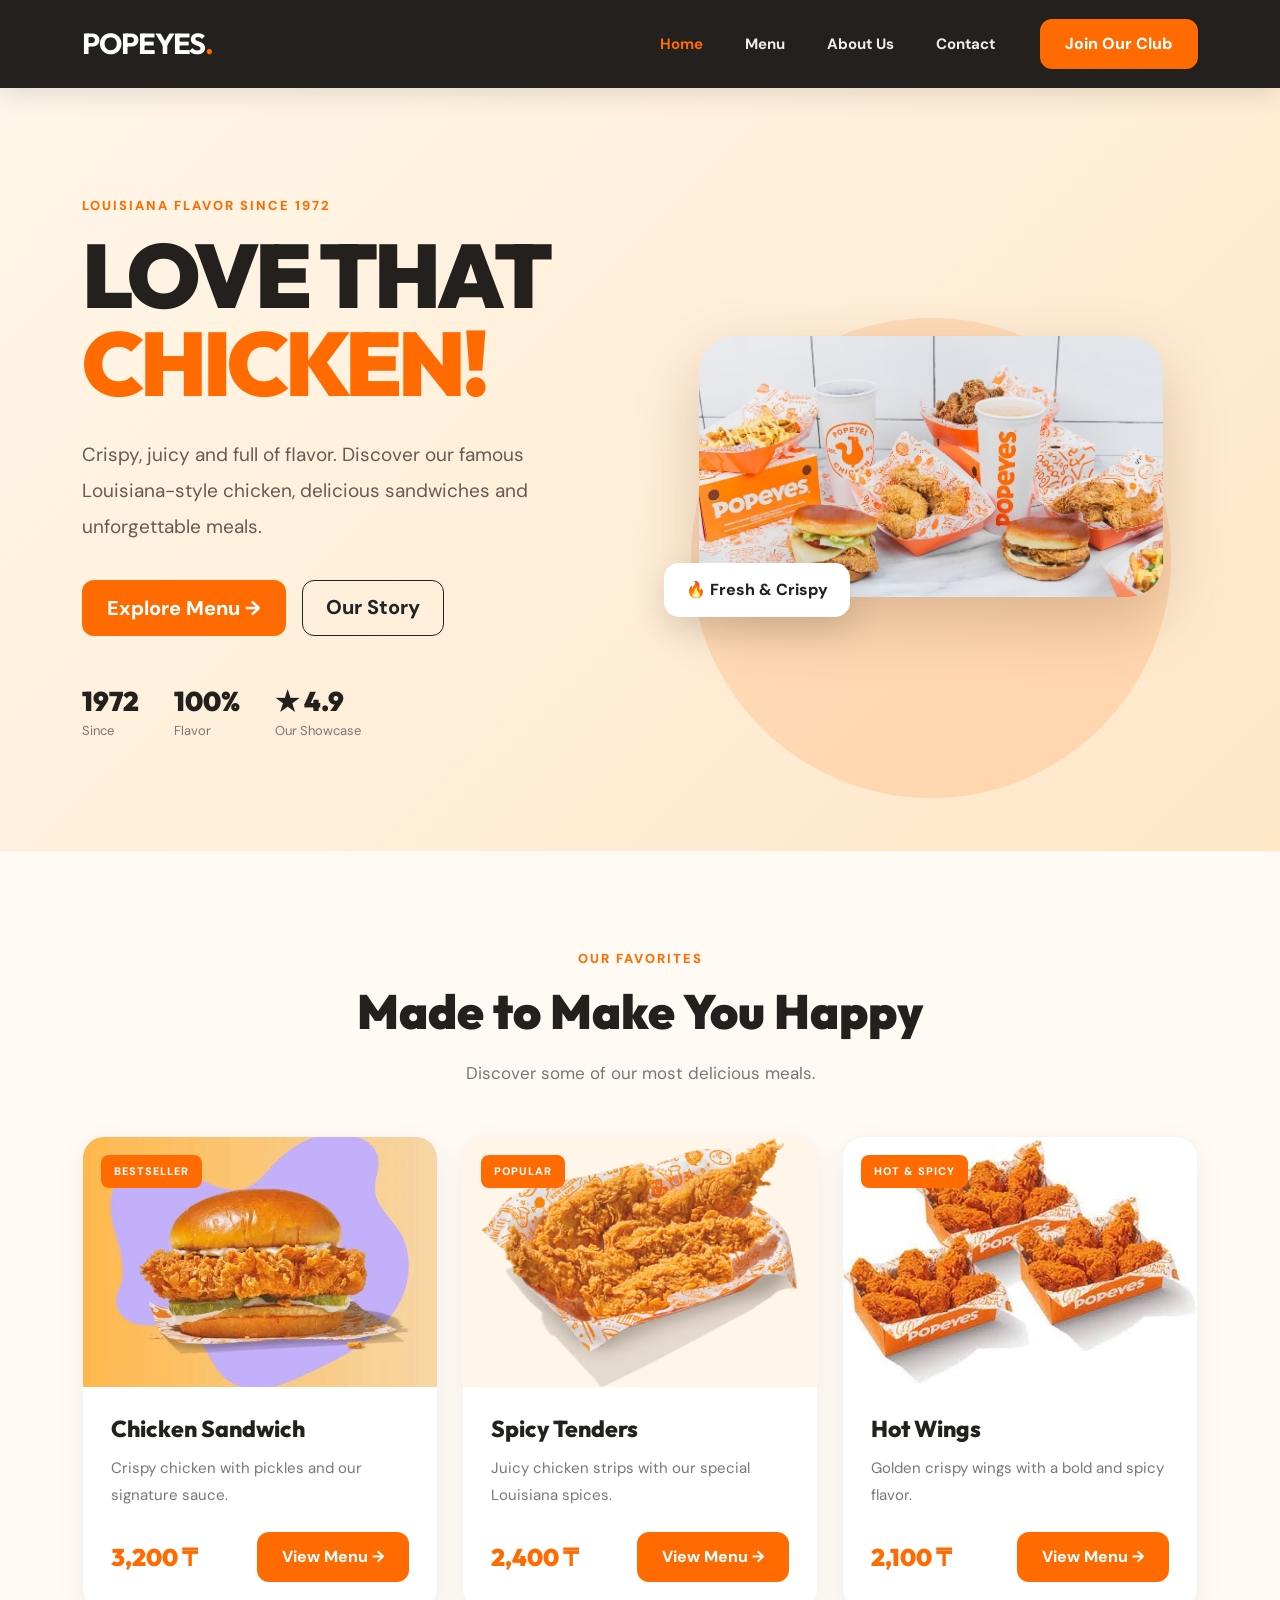
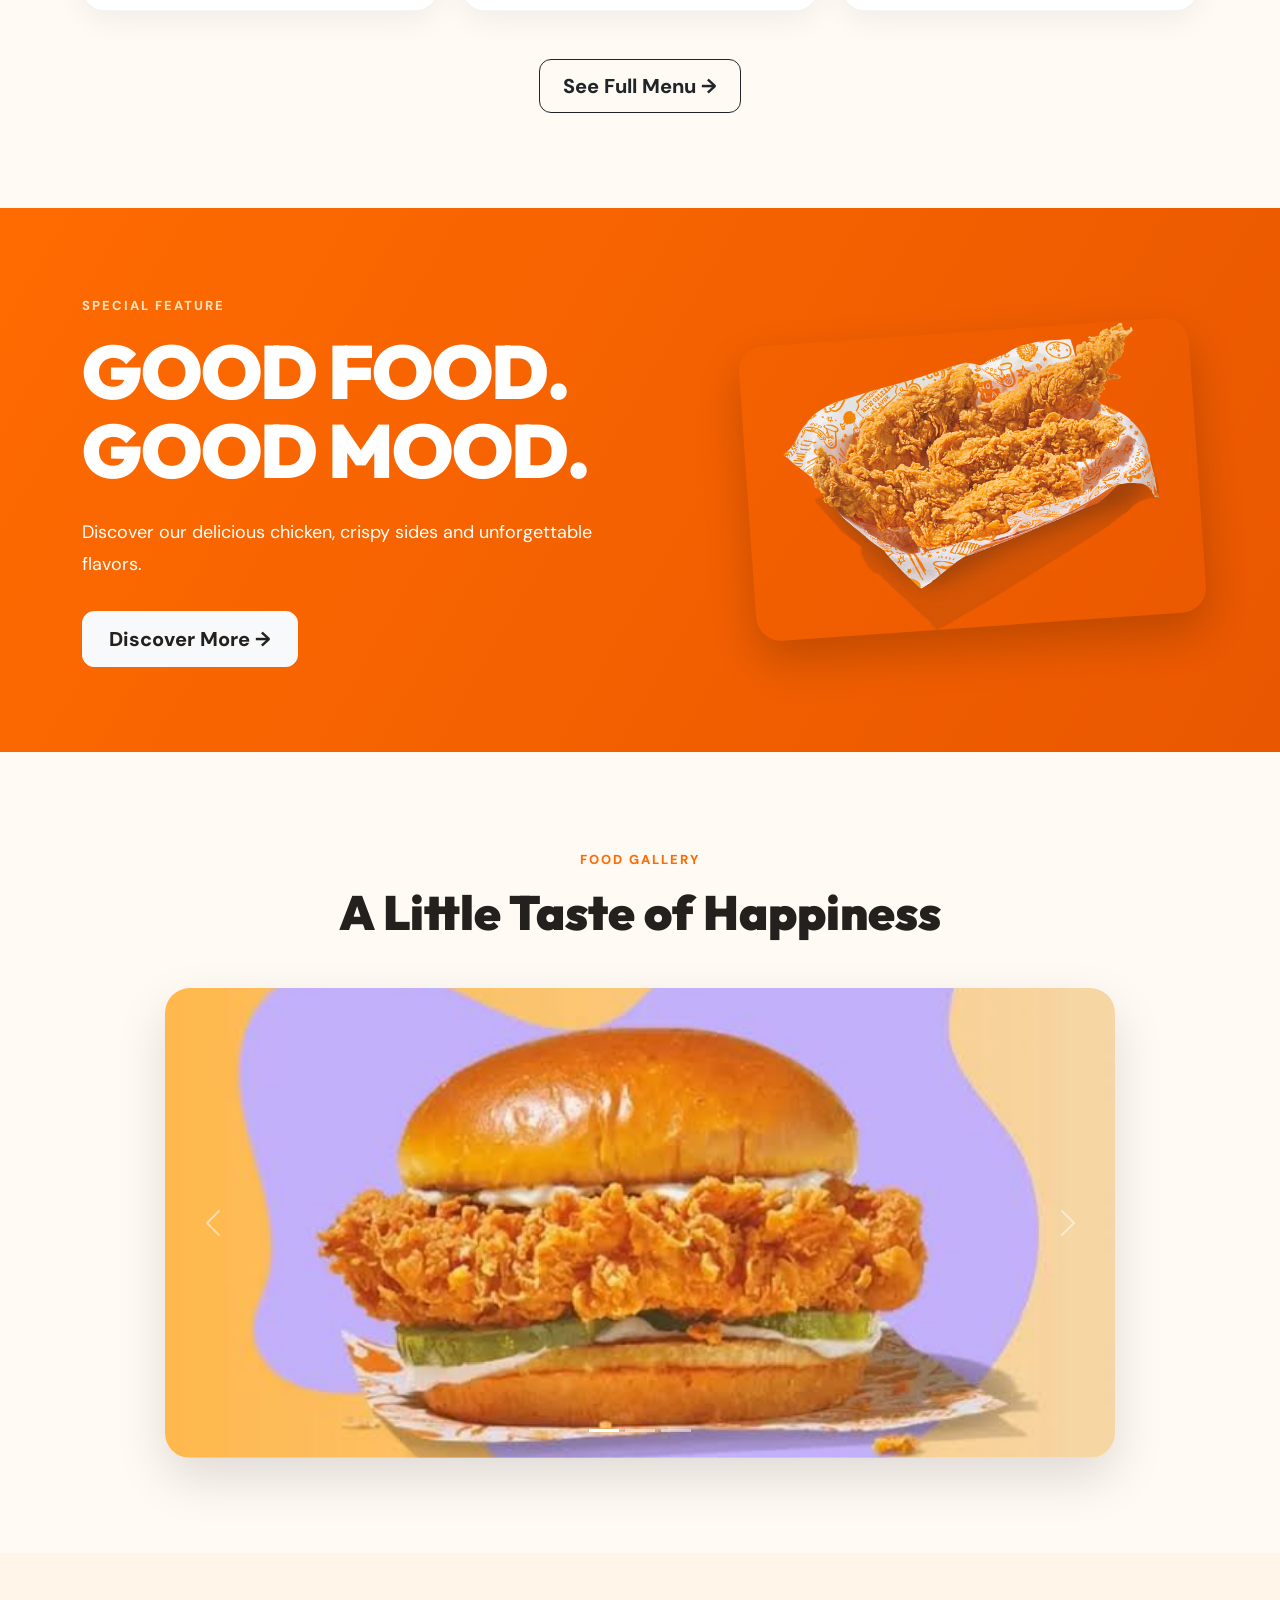
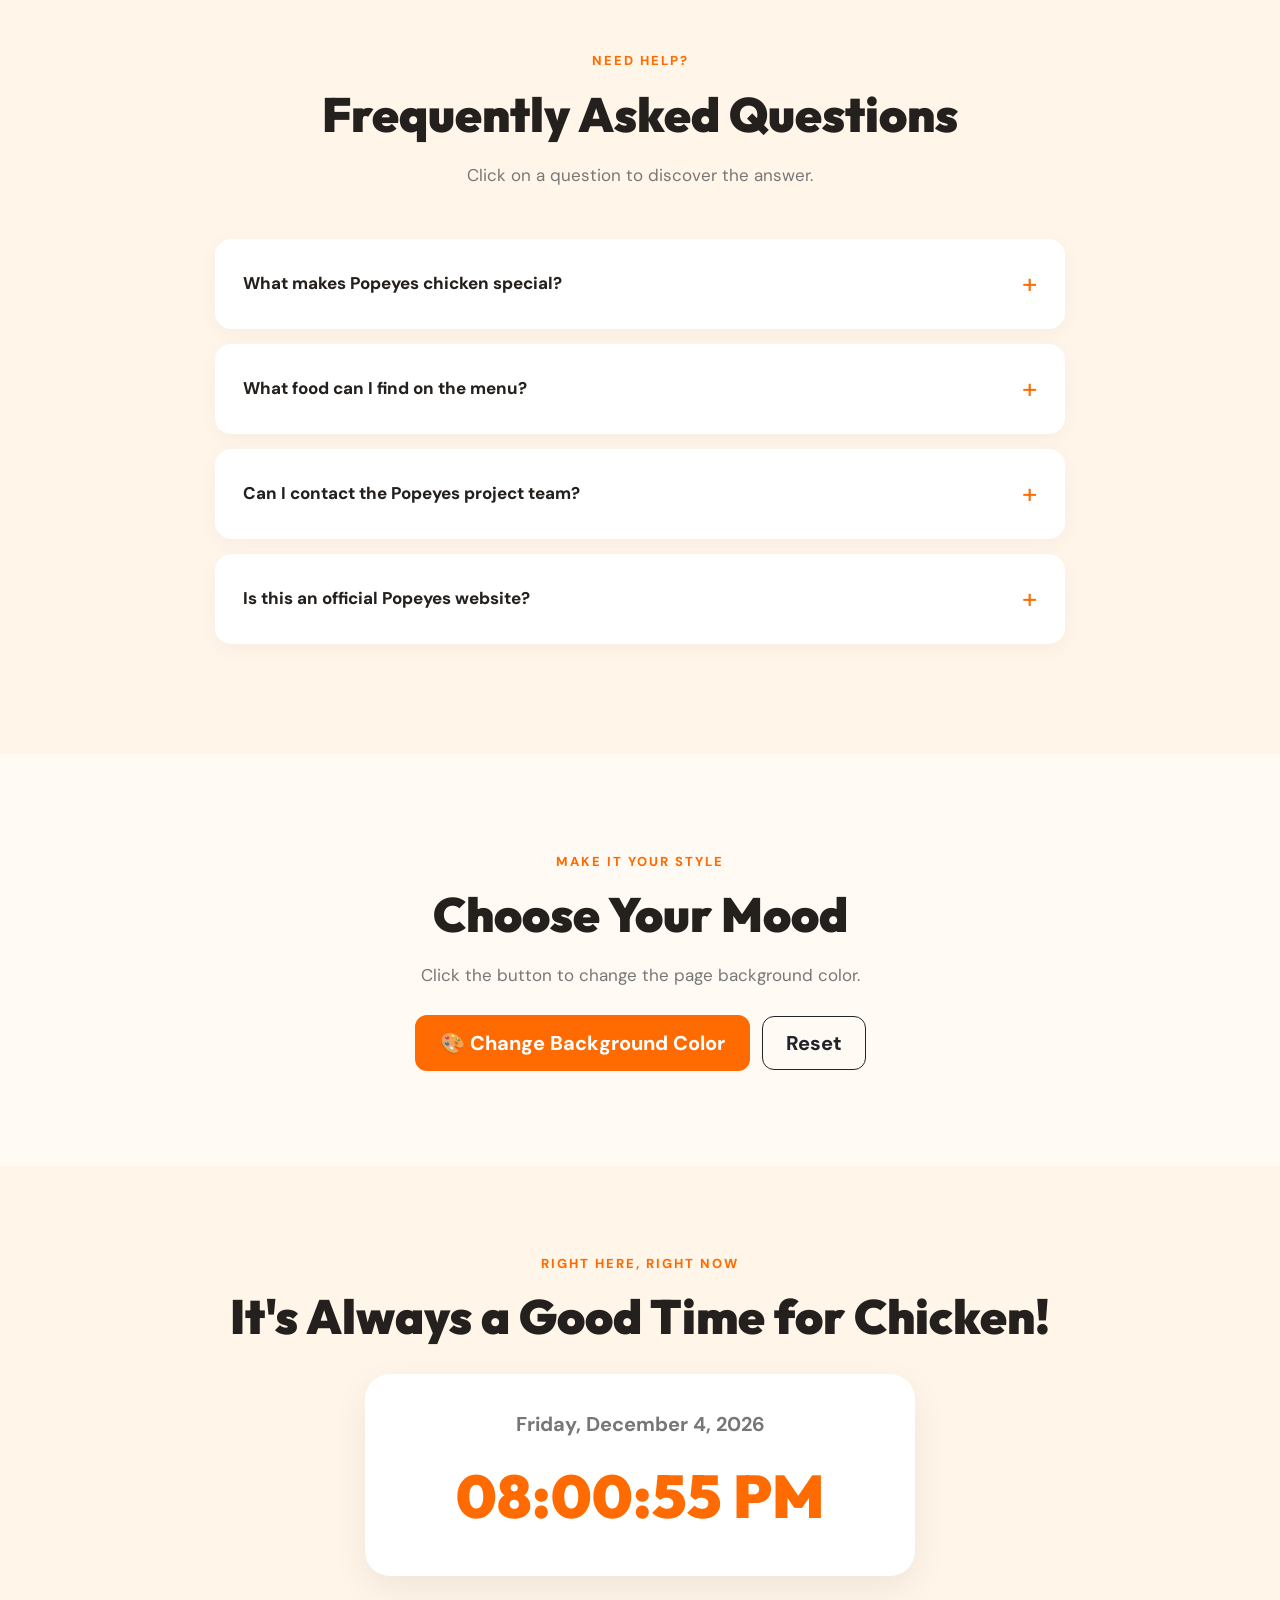
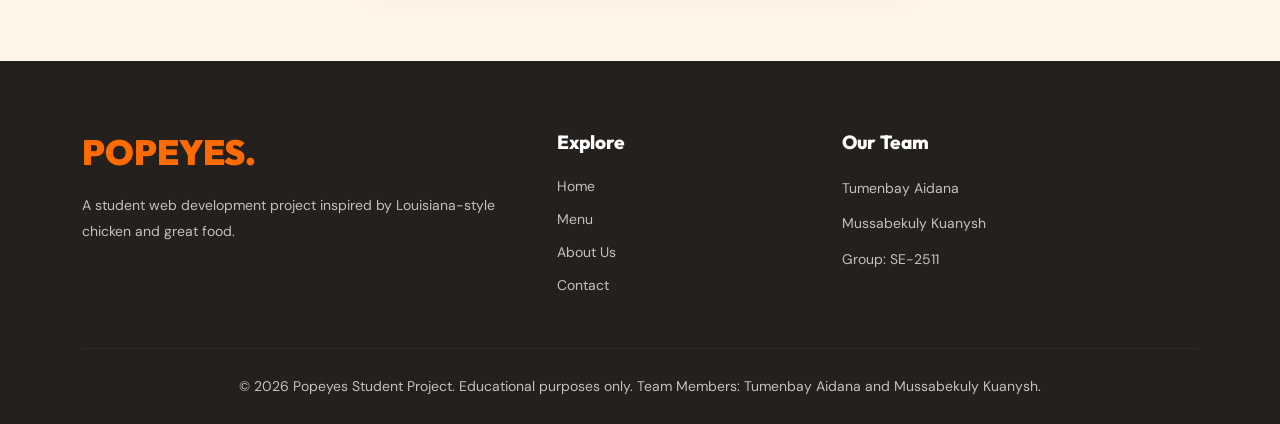
<file: index.html>
<!DOCTYPE html>
<html lang="en">
<head>
    <meta charset="UTF-8">
    <meta name="viewport" content="width=device-width, initial-scale=1.0">
    <title>Popeyes | Love That Chicken</title>

    <link href="https://cdn.jsdelivr.net/npm/bootstrap@5.3.0/dist/css/bootstrap.min.css" rel="stylesheet">
    <link rel="stylesheet" href="css/style.css">
</head>
<body>

<nav class="navbar navbar-expand-lg navbar-dark sticky-top">
    <div class="container">
        <a class="navbar-brand fw-bold" href="index.html">POPEYES<span class="brand-dot">.</span></a>

        <button class="navbar-toggler" type="button"
                data-bs-toggle="collapse" data-bs-target="#navbarNav"
                aria-controls="navbarNav" aria-expanded="false"
                aria-label="Toggle navigation">
            <span class="navbar-toggler-icon"></span>
        </button>

        <div class="collapse navbar-collapse justify-content-end" id="navbarNav">
            <ul class="navbar-nav align-items-lg-center gap-lg-3">
                <li class="nav-item"><a class="nav-link active" href="index.html">Home</a></li>
                <li class="nav-item"><a class="nav-link" href="menu.html">Menu</a></li>
                <li class="nav-item"><a class="nav-link" href="about.html">About Us</a></li>
                <li class="nav-item"><a class="nav-link" href="contact.html">Contact</a></li>
                <li class="nav-item">
                    <button class="btn btn-orange ms-lg-3" type="button"
                            data-open-popup>
                        Join Our Club
                    </button>
                </li>
            </ul>
        </div>
    </div>
</nav>

<!-- HERO SECTION -->
<section class="hero-section">
    <div class="container">
        <div class="row align-items-center g-5">
            <div class="col-lg-6">
                <span class="section-label">LOUISIANA FLAVOR SINCE 1972</span>

                <h1 class="hero-title">
                    LOVE THAT<br>
                    <span>CHICKEN!</span>
                </h1>

                <p class="hero-description">
                    Crispy, juicy and full of flavor.
                    Discover our famous Louisiana-style
                    chicken, delicious sandwiches and
                    unforgettable meals.
                </p>

                <div class="d-flex flex-wrap gap-3">
                    <a href="menu.html" class="btn btn-orange btn-lg">
                        Explore Menu →
                    </a>
                    <a href="about.html" class="btn btn-outline-dark btn-lg">
                        Our Story
                    </a>
                </div>

                <div class="hero-stats">
                    <div>
                        <strong>1972</strong>
                        <span>Since</span>
                    </div>
                    <div>
                        <strong>100%</strong>
                        <span>Flavor</span>
                    </div>
                    <div>
                        <strong>★ 4.9</strong>
                        <span>Our Showcase</span>
                    </div>
                </div>
            </div>

            <div class="col-lg-6 text-center">
                <div class="hero-image-wrapper">
                    <div class="hero-circle"></div>
                    <img src="images/pop.avif"
                         alt="Delicious Popeyes chicken"
                         class="hero-image img-fluid">
                    <div class="floating-badge">
                        🔥 Fresh & Crispy
                    </div>
                </div>
            </div>
        </div>
    </div>
</section>

<!-- FEATURED MENU -->
<section class="section-padding">
    <div class="container">
        <div class="text-center mb-5">
            <span class="section-label">OUR FAVORITES</span>
            <h2 class="section-title">Made to Make You Happy</h2>
            <p class="section-description">
                Discover some of our most delicious meals.
            </p>
        </div>

        <div class="row g-4">
            <div class="col-lg-4 col-md-6">
                <div class="food-card">
                    <div class="food-image-box">
                        <span class="food-tag">BESTSELLER</span>
                        <img src="images/sandwich.avif"
                             alt="Chicken Sandwich">
                    </div>
                    <div class="food-card-body">
                        <h3>Chicken Sandwich</h3>
                        <p>Crispy chicken with pickles and our signature sauce.</p>
                        <div class="food-card-bottom">
                            <span class="price">3,200 ₸</span>
                            <a href="menu.html" class="btn btn-orange">View Menu →</a>
                        </div>
                    </div>
                </div>
            </div>

            <div class="col-lg-4 col-md-6">
                <div class="food-card">
                    <div class="food-image-box">
                        <span class="food-tag">POPULAR</span>
                        <img src="images/tenders.avif"
                             alt="Chicken Tenders">
                    </div>
                    <div class="food-card-body">
                        <h3>Spicy Tenders</h3>
                        <p>Juicy chicken strips with our special Louisiana spices.</p>
                        <div class="food-card-bottom">
                            <span class="price">2,400 ₸</span>
                            <a href="menu.html" class="btn btn-orange">View Menu →</a>
                        </div>
                    </div>
                </div>
            </div>

            <div class="col-lg-4 col-md-6">
                <div class="food-card">
                    <div class="food-image-box">
                        <span class="food-tag">HOT & SPICY</span>
                        <img src="images/wings.avif"
                             alt="Chicken Wings">
                    </div>
                    <div class="food-card-body">
                        <h3>Hot Wings</h3>
                        <p>Golden crispy wings with a bold and spicy flavor.</p>
                        <div class="food-card-bottom">
                            <span class="price">2,100 ₸</span>
                            <a href="menu.html" class="btn btn-orange">View Menu →</a>
                        </div>
                    </div>
                </div>
            </div>
        </div>

        <div class="text-center mt-5">
            <a href="menu.html" class="btn btn-outline-dark btn-lg">
                See Full Menu →
            </a>
        </div>
    </div>
</section>

<!-- SPECIAL OFFER -->
<section class="offer-section">
    <div class="container">
        <div class="row align-items-center g-4">
            <div class="col-lg-7">
                <span class="offer-label">SPECIAL FEATURE</span>
                <h2>GOOD FOOD.<br>GOOD MOOD.</h2>
                <p>
                    Discover our delicious chicken,
                    crispy sides and unforgettable flavors.
                </p>
                <a href="menu.html" class="btn btn-light btn-lg">
                    Discover More →
                </a>
            </div>
            <div class="col-lg-5 text-center">
                <img src="images/tenders.avif"
                     class="img-fluid offer-image"
                     alt="Popeyes chicken tenders">
            </div>
        </div>
    </div>
</section>

<!-- GALLERY -->
<section class="section-padding">
    <div class="container">
        <div class="text-center mb-5">
            <span class="section-label">FOOD GALLERY</span>
            <h2 class="section-title">A Little Taste of Happiness</h2>
        </div>

        <div id="popeyesCarousel" class="carousel slide gallery-carousel"
             data-bs-ride="carousel">

            <div class="carousel-indicators">
                <button type="button" data-bs-target="#popeyesCarousel"
                        data-bs-slide-to="0" class="active"
                        aria-current="true" aria-label="Slide 1"></button>
                <button type="button" data-bs-target="#popeyesCarousel"
                        data-bs-slide-to="1" aria-label="Slide 2"></button>
                <button type="button" data-bs-target="#popeyesCarousel"
                        data-bs-slide-to="2" aria-label="Slide 3"></button>
            </div>

            <div class="carousel-inner">
                <div class="carousel-item active">
                    <img src="images/sandwich.avif"
                         class="d-block w-100" alt="Chicken Sandwich">
                </div>
                <div class="carousel-item">
                    <img src="images/wings.avif"
                         class="d-block w-100" alt="Chicken Wings">
                </div>
                <div class="carousel-item">
                    <img src="images/fries.avif"
                         class="d-block w-100" alt="Cajun Fries">
                </div>
            </div>

            <button class="carousel-control-prev" type="button"
                    data-bs-target="#popeyesCarousel" data-bs-slide="prev">
                <span class="carousel-control-prev-icon"></span>
                <span class="visually-hidden">Previous</span>
            </button>
            <button class="carousel-control-next" type="button"
                    data-bs-target="#popeyesCarousel" data-bs-slide="next">
                <span class="carousel-control-next-icon"></span>
                <span class="visually-hidden">Next</span>
            </button>
        </div>
    </div>
</section>

<!-- TASK 2: FAQ ACCORDION -->
<section class="faq-section section-padding">
    <div class="container">
        <div class="text-center mb-5">
            <span class="section-label">NEED HELP?</span>
            <h2 class="section-title">Frequently Asked Questions</h2>
            <p class="section-description">
                Click on a question to discover the answer.
            </p>
        </div>

        <div class="faq-container">
            <div class="faq-item">
                <button class="faq-question" type="button"
                        aria-expanded="false">
                    What makes Popeyes chicken special?
                    <span class="faq-icon">+</span>
                </button>
                <div class="faq-answer">
                    <div class="faq-answer-content">
                        Popeyes is known for Louisiana-inspired spices,
                        crispy coating and juicy chicken.
                    </div>
                </div>
            </div>

            <div class="faq-item">
                <button class="faq-question" type="button"
                        aria-expanded="false">
                    What food can I find on the menu?
                    <span class="faq-icon">+</span>
                </button>
                <div class="faq-answer">
                    <div class="faq-answer-content">
                        Our sample menu includes chicken sandwiches,
                        spicy tenders, wings, fries and biscuits.
                    </div>
                </div>
            </div>

            <div class="faq-item">
                <button class="faq-question" type="button"
                        aria-expanded="false">
                    Can I contact the Popeyes project team?
                    <span class="faq-icon">+</span>
                </button>
                <div class="faq-answer">
                    <div class="faq-answer-content">
                        Yes! Visit our Contact page or use the
                        contact popup to send a demo message.
                    </div>
                </div>
            </div>

            <div class="faq-item">
                <button class="faq-question" type="button"
                        aria-expanded="false">
                    Is this an official Popeyes website?
                    <span class="faq-icon">+</span>
                </button>
                <div class="faq-answer">
                    <div class="faq-answer-content">
                        No. This is a student educational project
                        inspired by the Popeyes restaurant brand.
                    </div>
                </div>
            </div>
        </div>
    </div>
</section>

<!-- TASK 4: BACKGROUND COLOR -->
<section class="section-padding">
    <div class="container text-center">
        <span class="section-label">MAKE IT YOUR STYLE</span>
        <h2 class="section-title">Choose Your Mood</h2>
        <p class="section-description mb-4">
            Click the button to change the page background color.
        </p>

        <button type="button" id="changeColorBtn"
                class="btn btn-orange btn-lg">
            🎨 Change Background Color
        </button>

        <button type="button" id="resetColorBtn"
                class="btn btn-outline-dark btn-lg ms-2">
            Reset
        </button>
    </div>
</section>

<!-- TASK 5: DATE AND TIME -->
<section class="time-section">
    <div class="container text-center">
        <span class="section-label">RIGHT HERE, RIGHT NOW</span>
        <h2 class="section-title">It's Always a Good Time for Chicken!</h2>
        <div class="time-card">
            <div id="currentDate">Loading date...</div>
            <div id="currentTime">Loading time...</div>
        </div>
    </div>
</section>

<!-- POPUP SECTION: TASK 3 -->
<div class="popup-overlay" id="subscriptionPopup"
     role="dialog" aria-modal="true"
     aria-labelledby="popupTitle" aria-hidden="true">

    <div class="popup-box">
        <button type="button" class="popup-close"
                data-close-popup aria-label="Close popup">
            &times;
        </button>

        <div class="text-center mb-4">
            <span class="section-label">JOIN THE FAMILY</span>
            <h2 id="popupTitle" class="section-title">
                Popeyes Club
            </h2>
            <p>Subscribe to our demo newsletter!</p>
        </div>

        <form id="subscriptionForm" novalidate>
            <div class="mb-3">
                <label for="subscriberName" class="form-label">
                    Your Name
                </label>
                <input type="text" id="subscriberName"
                       class="form-control" placeholder="Enter your name">
            </div>

            <div class="mb-3">
                <label for="subscriberEmail" class="form-label">
                    Email Address
                </label>
                <input type="email" id="subscriberEmail"
                       class="form-control" placeholder="you@example.com">
            </div>

            <p id="subscriptionMessage" class="form-message"
               role="status" aria-live="polite"></p>

            <button type="submit" class="btn btn-orange w-100">
                Subscribe Now
            </button>
        </form>
    </div>
</div>

<!-- FOOTER -->
<footer class="site-footer">
    <div class="container">
        <div class="row g-4">
            <div class="col-md-5">
                <h3 class="footer-brand">POPEYES.</h3>
                <p>
                    A student web development project inspired
                    by Louisiana-style chicken and great food.
                </p>
            </div>

            <div class="col-md-3">
                <h4>Explore</h4>
                <a href="index.html">Home</a>
                <a href="menu.html">Menu</a>
                <a href="about.html">About Us</a>
                <a href="contact.html">Contact</a>
            </div>

            <div class="col-md-4">
                <h4>Our Team</h4>
                <p>Tumenbay Aidana</p>
                <p>Mussabekuly Kuanysh</p>
                <p>Group: SE-2511</p>
            </div>
        </div>

        <hr>
        <p class="text-center mb-0">
            © 2026 Popeyes Student Project.
            Educational purposes only.
            Team Members: Tumenbay Aidana and Mussabekuly Kuanysh.
        </p>
    </div>
</footer>

<script src="https://cdn.jsdelivr.net/npm/bootstrap@5.3.0/dist/js/bootstrap.bundle.min.js"></script>
<script src="js/script.js"></script>

</body>
</html>
</file>
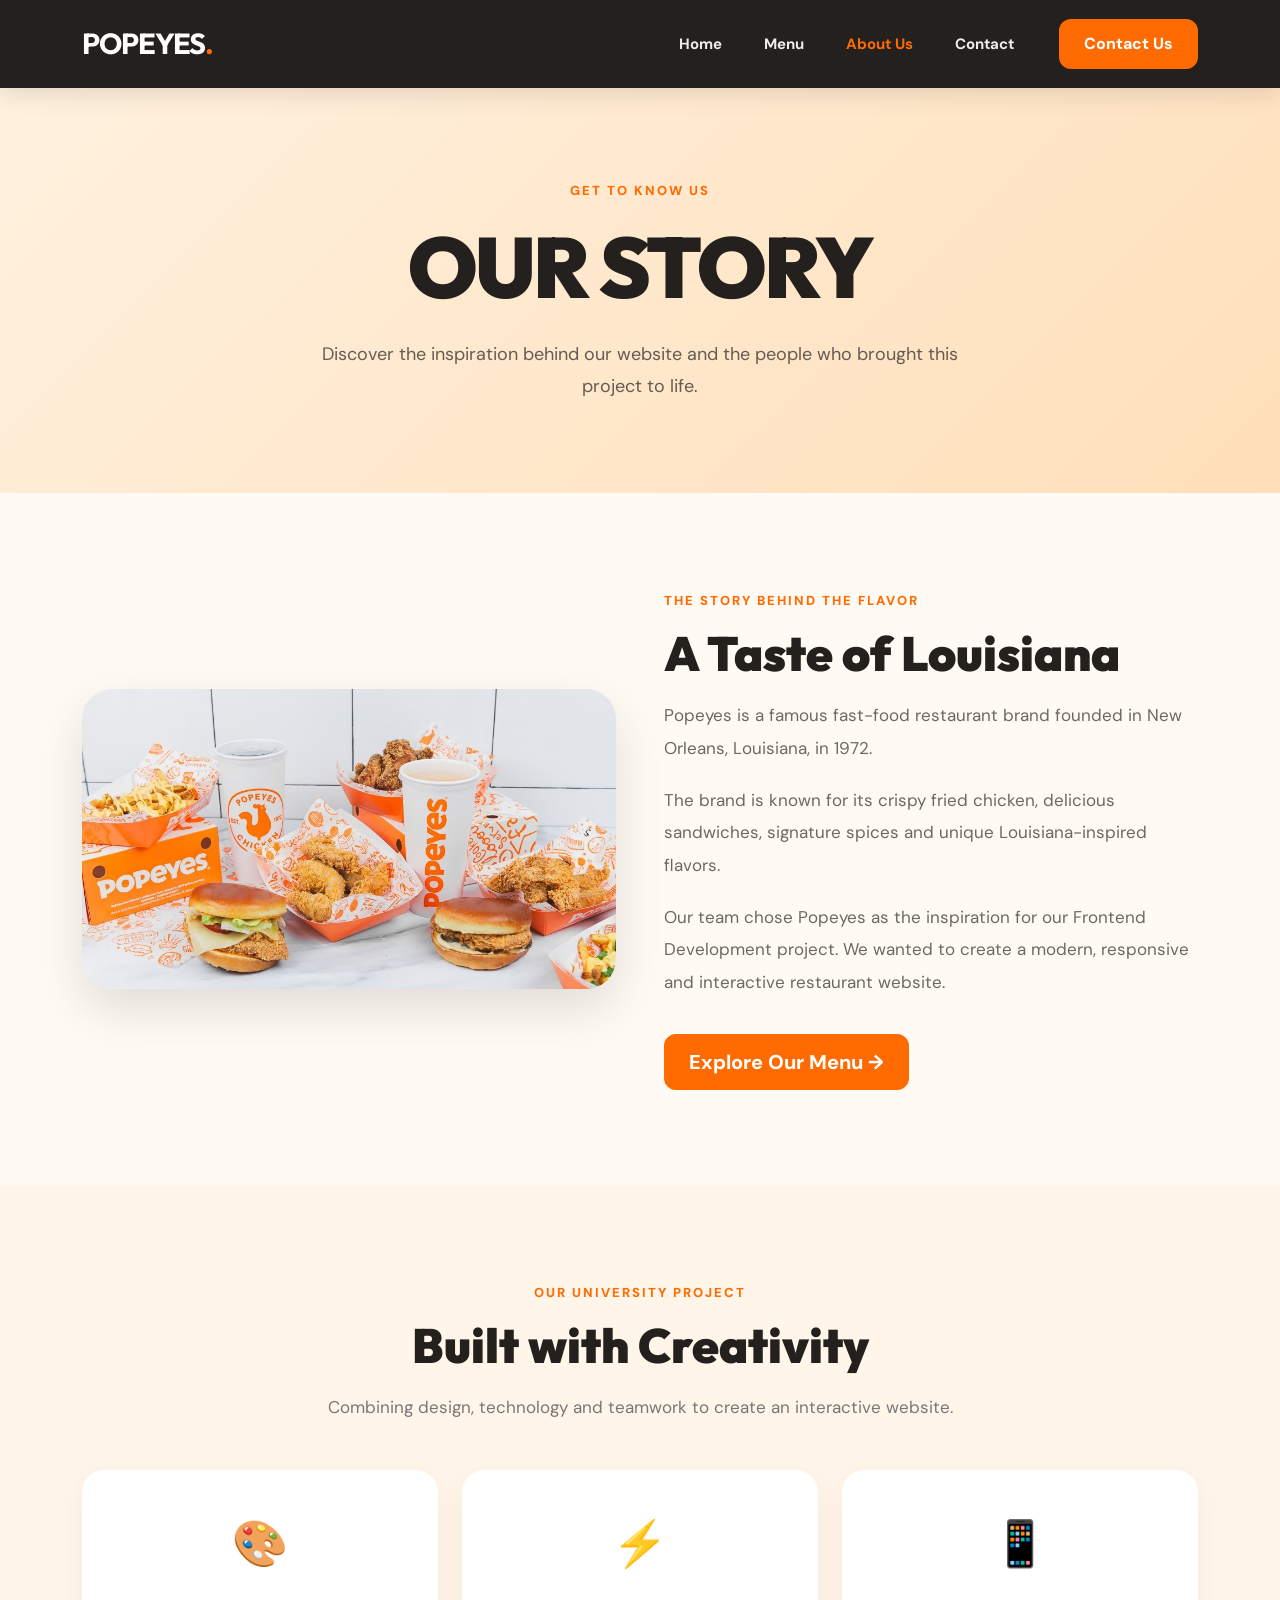
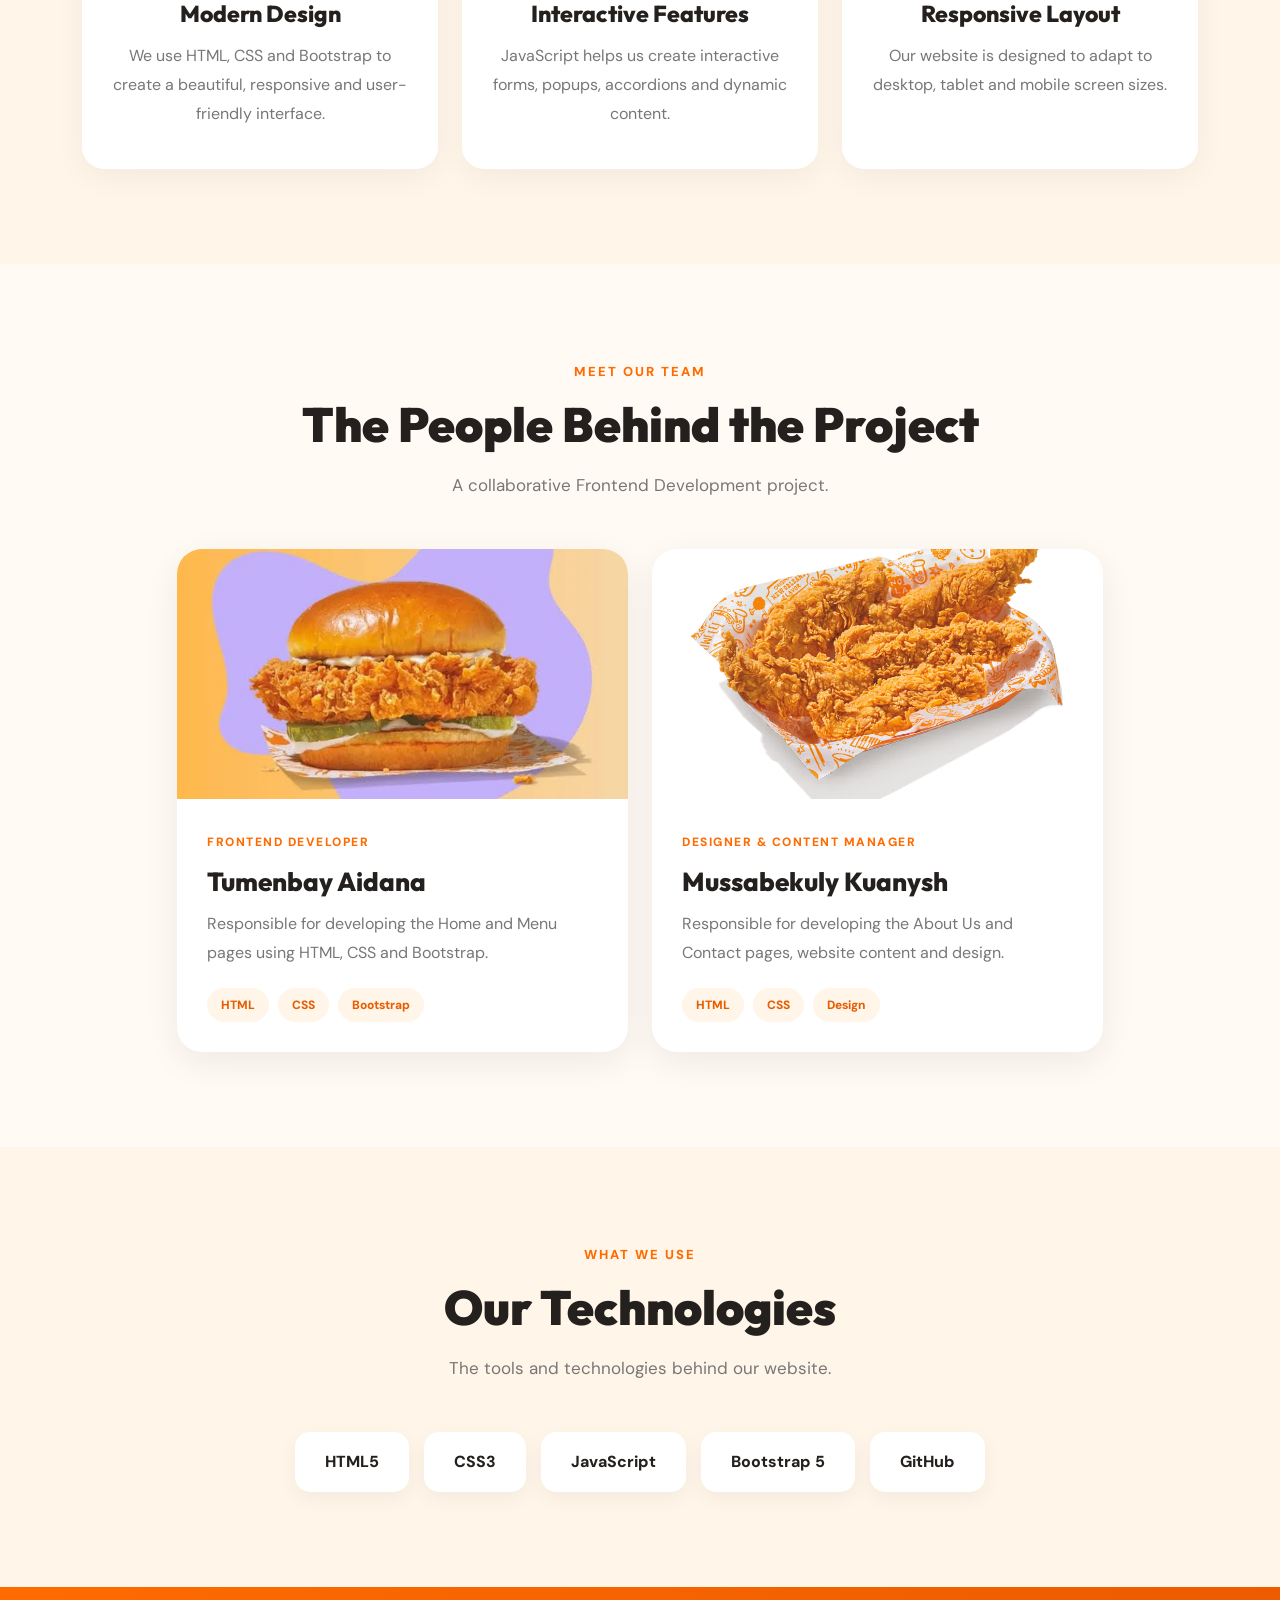
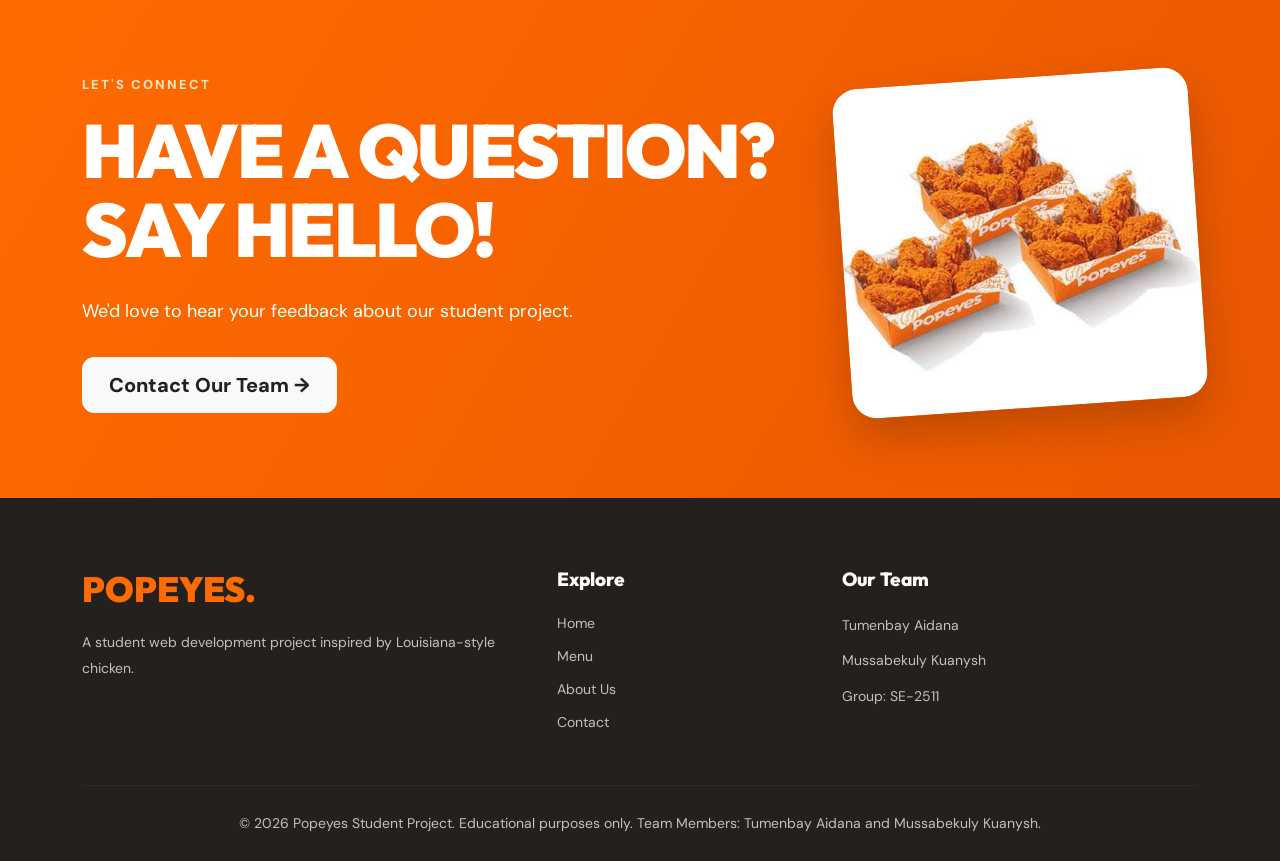
<file: about.html>
<!DOCTYPE html>
<html lang="en">
<head>
    <meta charset="UTF-8">
    <meta name="viewport" content="width=device-width, initial-scale=1.0">
    <title>Popeyes | About Us</title>

    <link href="https://cdn.jsdelivr.net/npm/bootstrap@5.3.0/dist/css/bootstrap.min.css" rel="stylesheet">
    <link rel="stylesheet" href="css/style.css">
</head>
<body>

<!-- NAVBAR -->
<nav class="navbar navbar-expand-lg navbar-dark sticky-top">
    <div class="container">
        <a class="navbar-brand fw-bold" href="index.html">
            POPEYES<span class="brand-dot">.</span>
        </a>

        <button class="navbar-toggler" type="button"
                data-bs-toggle="collapse"
                data-bs-target="#navbarNav"
                aria-controls="navbarNav"
                aria-expanded="false"
                aria-label="Toggle navigation">
            <span class="navbar-toggler-icon"></span>
        </button>

        <div class="collapse navbar-collapse justify-content-end" id="navbarNav">
            <ul class="navbar-nav align-items-lg-center gap-lg-3">
                <li class="nav-item">
                    <a class="nav-link" href="index.html">Home</a>
                </li>
                <li class="nav-item">
                    <a class="nav-link" href="menu.html">Menu</a>
                </li>
                <li class="nav-item">
                    <a class="nav-link active" href="about.html">About Us</a>
                </li>
                <li class="nav-item">
                    <a class="nav-link" href="contact.html">Contact</a>
                </li>
                <li class="nav-item">
                    <a class="btn btn-orange ms-lg-3" href="contact.html">
                        Contact Us
                    </a>
                </li>
            </ul>
        </div>
    </div>
</nav>

<!-- PAGE HEADER -->
<section class="page-header">
    <div class="container text-center">
        <span class="section-label">GET TO KNOW US</span>
        <h1 class="page-title">OUR STORY</h1>
        <p>
            Discover the inspiration behind our website
            and the people who brought this project to life.
        </p>
    </div>
</section>

<!-- ABOUT POPEYES -->
<section class="section-padding">
    <div class="container">
        <div class="row align-items-center g-5">

            <div class="col-lg-6">
                <div class="about-image-wrapper">
                    <img src="images/pop.avif"
                         alt="Popeyes Louisiana Chicken"
                         class="img-fluid about-image">
                </div>
            </div>

            <div class="col-lg-6">
                <span class="section-label">THE STORY BEHIND THE FLAVOR</span>

                <h2 class="section-title">
                    A Taste of Louisiana
                </h2>

                <p class="about-text">
                    Popeyes is a famous fast-food restaurant
                    brand founded in New Orleans, Louisiana,
                    in 1972.
                </p>

                <p class="about-text">
                    The brand is known for its crispy fried
                    chicken, delicious sandwiches, signature
                    spices and unique Louisiana-inspired flavors.
                </p>

                <p class="about-text">
                    Our team chose Popeyes as the inspiration
                    for our Frontend Development project.
                    We wanted to create a modern, responsive
                    and interactive restaurant website.
                </p>

                <a href="menu.html" class="btn btn-orange btn-lg mt-3">
                    Explore Our Menu →
                </a>
            </div>

        </div>
    </div>
</section>

<!-- OUR PROJECT -->
<section class="section-padding about-project-section">
    <div class="container">

        <div class="text-center mb-5">
            <span class="section-label">OUR UNIVERSITY PROJECT</span>
            <h2 class="section-title">Built with Creativity</h2>
            <p class="section-description">
                Combining design, technology and teamwork
                to create an interactive website.
            </p>
        </div>

        <div class="row g-4">

            <div class="col-lg-4 col-md-6">
                <div class="feature-card">
                    <div class="feature-icon">🎨</div>
                    <h3>Modern Design</h3>
                    <p>
                        We use HTML, CSS and Bootstrap
                        to create a beautiful, responsive
                        and user-friendly interface.
                    </p>
                </div>
            </div>

            <div class="col-lg-4 col-md-6">
                <div class="feature-card">
                    <div class="feature-icon">⚡</div>
                    <h3>Interactive Features</h3>
                    <p>
                        JavaScript helps us create
                        interactive forms, popups,
                        accordions and dynamic content.
                    </p>
                </div>
            </div>

            <div class="col-lg-4 col-md-6">
                <div class="feature-card">
                    <div class="feature-icon">📱</div>
                    <h3>Responsive Layout</h3>
                    <p>
                        Our website is designed to
                        adapt to desktop, tablet
                        and mobile screen sizes.
                    </p>
                </div>
            </div>

        </div>
    </div>
</section>

<!-- TEAM SECTION -->
<section class="section-padding">
    <div class="container">

        <div class="text-center mb-5">
            <span class="section-label">MEET OUR TEAM</span>
            <h2 class="section-title">The People Behind the Project</h2>
            <p class="section-description">
                A collaborative Frontend Development project.
            </p>
        </div>

        <div class="row g-4 justify-content-center">

            <!-- AIDANA -->
            <div class="col-lg-5 col-md-6">
                <div class="team-card">
                    <div class="team-image-box">
                        <img src="images/sandwich.avif"
                             alt="Project illustration for Aidana">
                    </div>

                    <div class="team-card-body">
                        <span class="team-role">FRONTEND DEVELOPER</span>
                        <h3>Tumenbay Aidana</h3>
                        <p>
                            Responsible for developing the
                            Home and Menu pages using HTML,
                            CSS and Bootstrap.
                        </p>

                        <div class="team-skills">
                            <span>HTML</span>
                            <span>CSS</span>
                            <span>Bootstrap</span>
                        </div>
                    </div>
                </div>
            </div>

            <!-- KUANYSH -->
            <div class="col-lg-5 col-md-6">
                <div class="team-card">
                    <div class="team-image-box">
                        <img src="images/tenders.avif"
                             alt="Project illustration for Kuanysh">
                    </div>

                    <div class="team-card-body">
                        <span class="team-role">DESIGNER & CONTENT MANAGER</span>
                        <h3>Mussabekuly Kuanysh</h3>
                        <p>
                            Responsible for developing the
                            About Us and Contact pages,
                            website content and design.
                        </p>

                        <div class="team-skills">
                            <span>HTML</span>
                            <span>CSS</span>
                            <span>Design</span>
                        </div>
                    </div>
                </div>
            </div>

        </div>
    </div>
</section>

<!-- PROJECT TECHNOLOGIES -->
<section class="section-padding technologies-section">
    <div class="container text-center">

        <span class="section-label">WHAT WE USE</span>
        <h2 class="section-title">Our Technologies</h2>

        <p class="section-description mb-5">
            The tools and technologies behind our website.
        </p>

        <div class="technology-list">
            <span>HTML5</span>
            <span>CSS3</span>
            <span>JavaScript</span>
            <span>Bootstrap 5</span>
            <span>GitHub</span>
        </div>

    </div>
</section>

<!-- CONTACT CTA -->
<section class="offer-section">
    <div class="container">
        <div class="row align-items-center g-4">

            <div class="col-lg-8">
                <span class="offer-label">LET'S CONNECT</span>

                <h2>
                    HAVE A QUESTION?<br>
                    SAY HELLO!
                </h2>

                <p>
                    We'd love to hear your feedback
                    about our student project.
                </p>

                <a href="contact.html" class="btn btn-light btn-lg">
                    Contact Our Team →
                </a>
            </div>

            <div class="col-lg-4 text-center">
                <img src="images/wings.avif"
                     alt="Popeyes Chicken Wings"
                     class="img-fluid offer-image">
            </div>

        </div>
    </div>
</section>

<!-- FOOTER -->
<footer class="site-footer">
    <div class="container">

        <div class="row g-4">

            <div class="col-md-5">
                <h3 class="footer-brand">POPEYES.</h3>
                <p>
                    A student web development project
                    inspired by Louisiana-style chicken.
                </p>
            </div>

            <div class="col-md-3">
                <h4>Explore</h4>
                <a href="index.html">Home</a>
                <a href="menu.html">Menu</a>
                <a href="about.html">About Us</a>
                <a href="contact.html">Contact</a>
            </div>

            <div class="col-md-4">
                <h4>Our Team</h4>
                <p>Tumenbay Aidana</p>
                <p>Mussabekuly Kuanysh</p>
                <p>Group: SE-2511</p>
            </div>

        </div>

        <hr>

        <p class="text-center mb-0">
            © 2026 Popeyes Student Project.
            Educational purposes only.
            Team Members: Tumenbay Aidana and Mussabekuly Kuanysh.
        </p>

    </div>
</footer>

<script src="https://cdn.jsdelivr.net/npm/bootstrap@5.3.0/dist/js/bootstrap.bundle.min.js"></script>
<script src="js/script.js"></script>

</body>
</html>
</file>
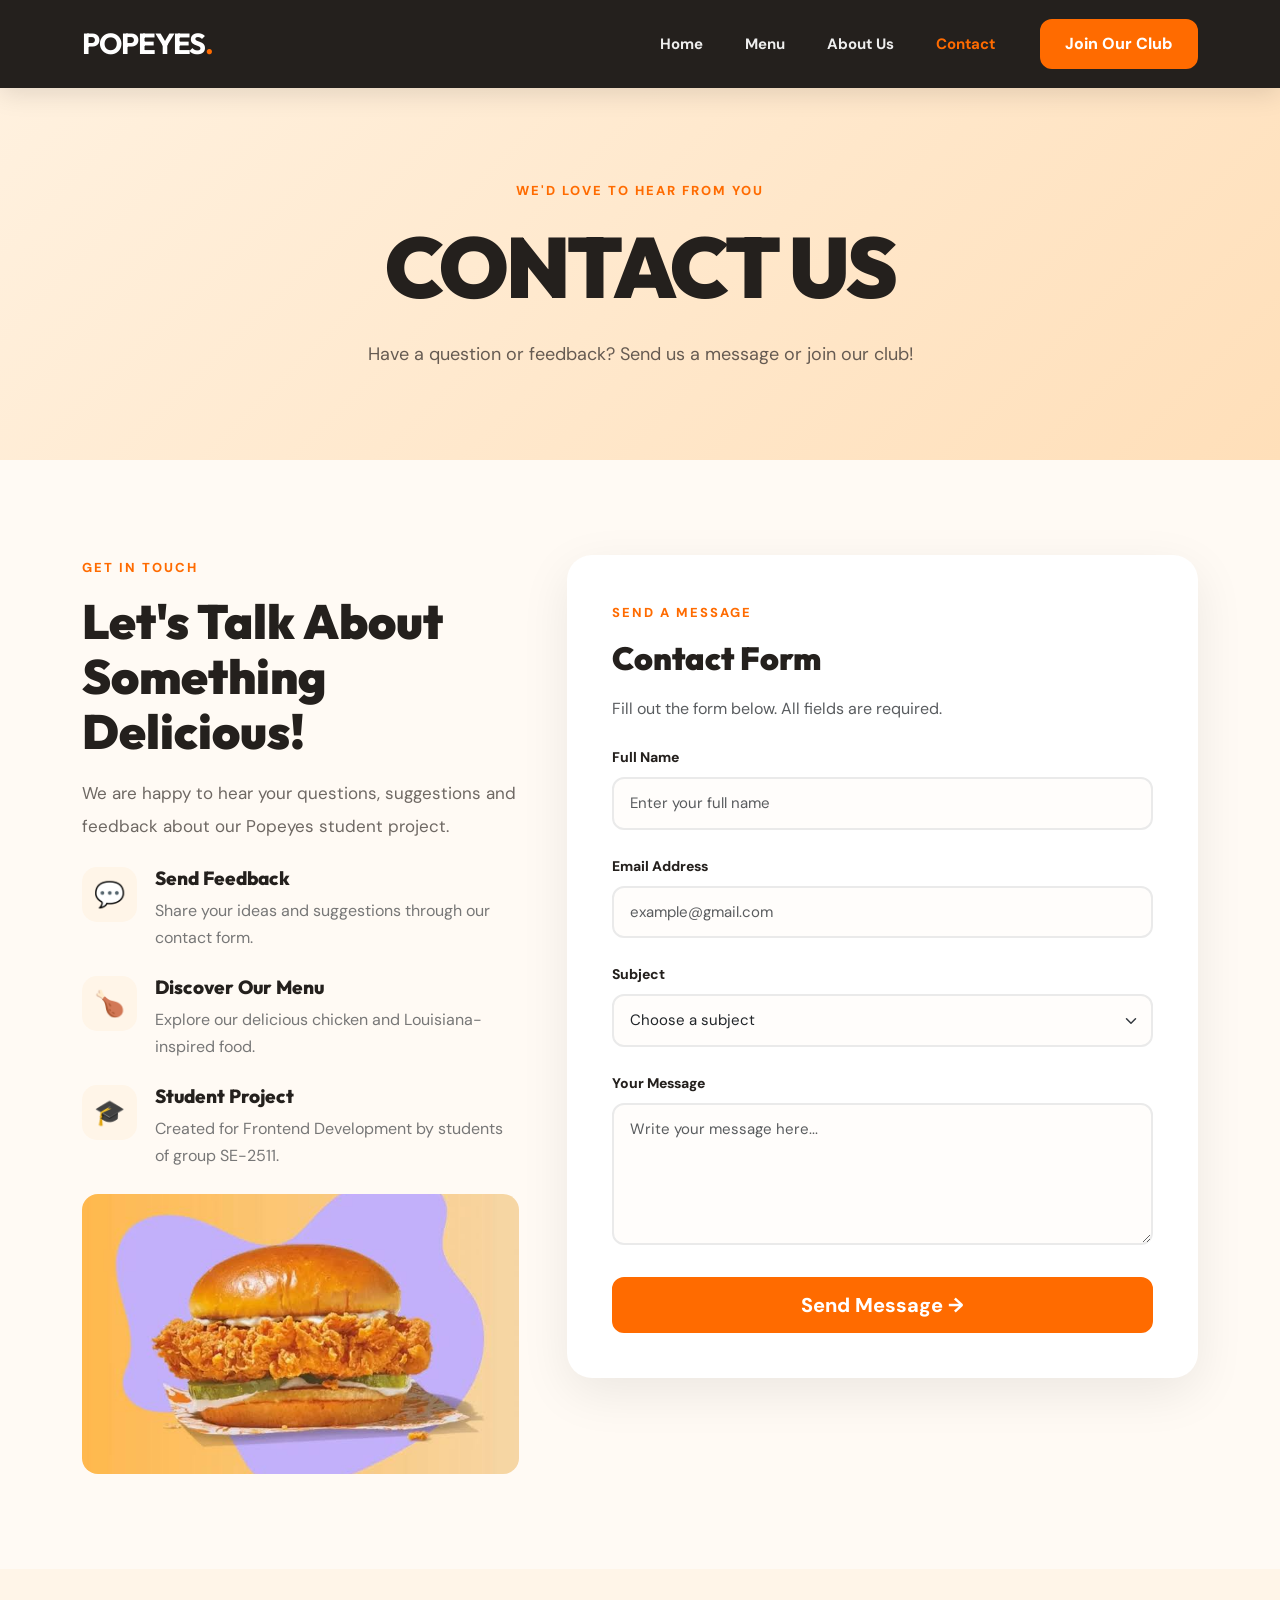
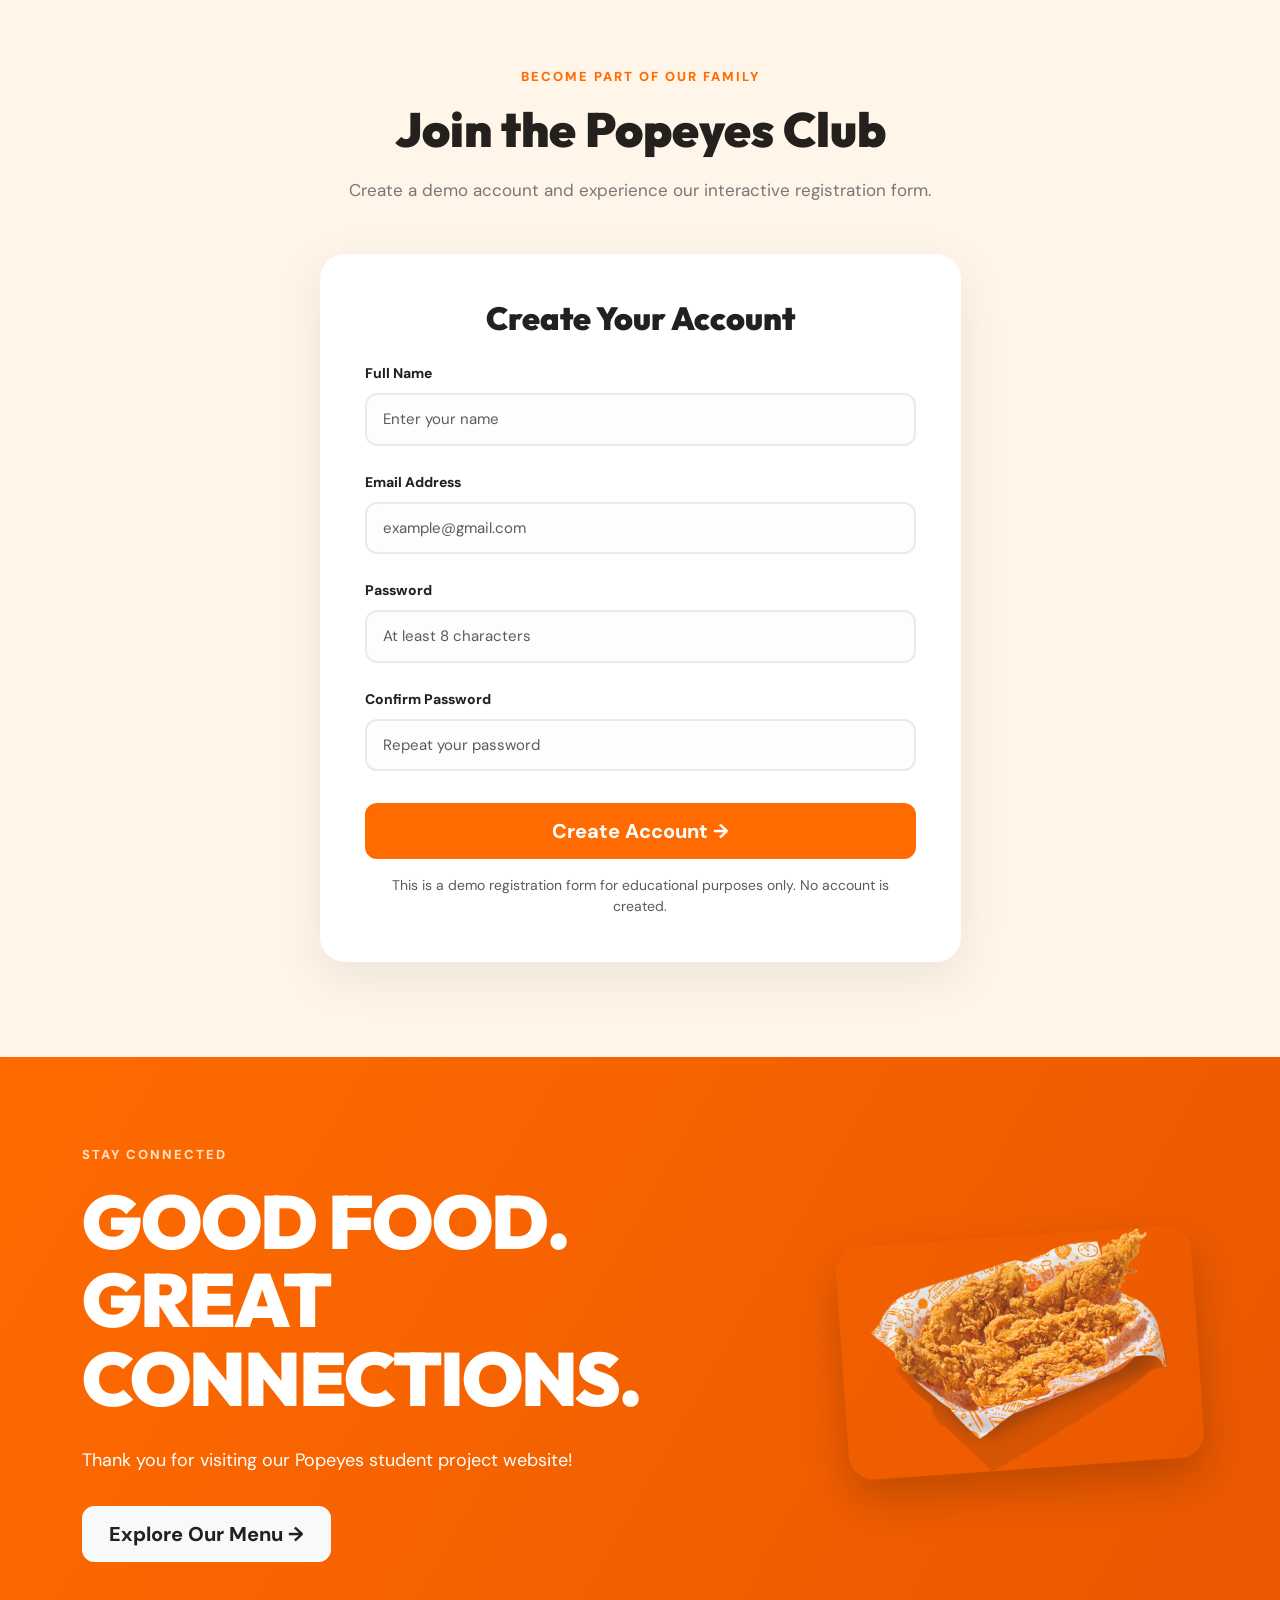
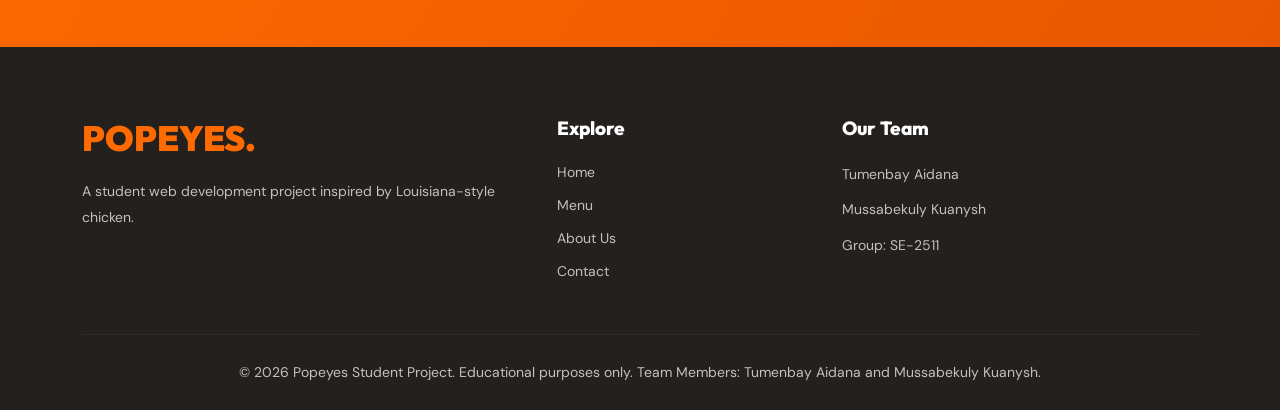
<file: contact.html>
<!DOCTYPE html>
<html lang="en">
<head>
    <meta charset="UTF-8">
    <meta name="viewport" content="width=device-width, initial-scale=1.0">
    <title>Popeyes | Contact Us</title>

    <link href="https://cdn.jsdelivr.net/npm/bootstrap@5.3.0/dist/css/bootstrap.min.css" rel="stylesheet">
    <link rel="stylesheet" href="css/style.css">
</head>
<body>

<!-- NAVBAR -->
<nav class="navbar navbar-expand-lg navbar-dark sticky-top">
    <div class="container">
        <a class="navbar-brand fw-bold" href="index.html">
            POPEYES<span class="brand-dot">.</span>
        </a>

        <button class="navbar-toggler" type="button"
                data-bs-toggle="collapse"
                data-bs-target="#navbarNav"
                aria-controls="navbarNav"
                aria-expanded="false"
                aria-label="Toggle navigation">
            <span class="navbar-toggler-icon"></span>
        </button>

        <div class="collapse navbar-collapse justify-content-end" id="navbarNav">
            <ul class="navbar-nav align-items-lg-center gap-lg-3">
                <li class="nav-item">
                    <a class="nav-link" href="index.html">Home</a>
                </li>
                <li class="nav-item">
                    <a class="nav-link" href="menu.html">Menu</a>
                </li>
                <li class="nav-item">
                    <a class="nav-link" href="about.html">About Us</a>
                </li>
                <li class="nav-item">
                    <a class="nav-link active" href="contact.html">Contact</a>
                </li>
                <li class="nav-item">
                    <a class="btn btn-orange ms-lg-3" href="#register">
                        Join Our Club
                    </a>
                </li>
            </ul>
        </div>
    </div>
</nav>

<!-- PAGE HEADER -->
<section class="page-header">
    <div class="container text-center">
        <span class="section-label">WE'D LOVE TO HEAR FROM YOU</span>
        <h1 class="page-title">CONTACT US</h1>
        <p>
            Have a question or feedback?
            Send us a message or join our club!
        </p>
    </div>
</section>

<!-- CONTACT SECTION -->
<section class="section-padding">
    <div class="container">
        <div class="row g-5 align-items-start">

            <!-- LEFT SIDE -->
            <div class="col-lg-5">
                <span class="section-label">GET IN TOUCH</span>

                <h2 class="section-title">
                    Let's Talk About Something Delicious!
                </h2>

                <p class="about-text">
                    We are happy to hear your questions,
                    suggestions and feedback about our
                    Popeyes student project.
                </p>

                <div class="contact-info-card">
                    <div class="contact-info-icon">💬</div>
                    <div>
                        <h4>Send Feedback</h4>
                        <p>
                            Share your ideas and suggestions
                            through our contact form.
                        </p>
                    </div>
                </div>

                <div class="contact-info-card">
                    <div class="contact-info-icon">🍗</div>
                    <div>
                        <h4>Discover Our Menu</h4>
                        <p>
                            Explore our delicious chicken
                            and Louisiana-inspired food.
                        </p>
                    </div>
                </div>

                <div class="contact-info-card">
                    <div class="contact-info-icon">🎓</div>
                    <div>
                        <h4>Student Project</h4>
                        <p>
                            Created for Frontend Development
                            by students of group SE-2511.
                        </p>
                    </div>
                </div>

                <div class="contact-image-wrapper mt-4">
                    <img src="images/sandwich.avif"
                         alt="Popeyes Chicken Sandwich"
                         class="img-fluid rounded-4">
                </div>
            </div>

            <!-- RIGHT SIDE: CONTACT FORM -->
            <div class="col-lg-7">
                <div class="premium-form-card">

                    <span class="section-label">SEND A MESSAGE</span>
                    <h2 class="form-title">Contact Form</h2>

                    <p class="text-muted mb-4">
                        Fill out the form below.
                        All fields are required.
                    </p>

                    <form id="contactForm" novalidate>

                        <div class="mb-3">
                            <label for="contactName" class="form-label">
                                Full Name
                            </label>

                            <input type="text"
                                   class="form-control"
                                   id="contactName"
                                   placeholder="Enter your full name">

                            <small class="error-message"
                                   id="contactNameError"></small>
                        </div>

                        <div class="mb-3">
                            <label for="contactEmail" class="form-label">
                                Email Address
                            </label>

                            <input type="email"
                                   class="form-control"
                                   id="contactEmail"
                                   placeholder="example@gmail.com">

                            <small class="error-message"
                                   id="contactEmailError"></small>
                        </div>

                        <div class="mb-3">
                            <label for="contactSubject" class="form-label">
                                Subject
                            </label>

                            <select class="form-select" id="contactSubject">
                                <option value="">Choose a subject</option>
                                <option value="feedback">Feedback</option>
                                <option value="question">General Question</option>
                                <option value="menu">Menu Question</option>
                                <option value="other">Other</option>
                            </select>

                            <small class="error-message"
                                   id="contactSubjectError"></small>
                        </div>

                        <div class="mb-4">
                            <label for="contactMessage" class="form-label">
                                Your Message
                            </label>

                            <textarea class="form-control"
                                      id="contactMessage"
                                      rows="5"
                                      placeholder="Write your message here..."></textarea>

                            <small class="error-message"
                                   id="contactMessageError"></small>
                        </div>

                        <p id="contactSuccess"
                           class="success-message"
                           role="status"
                           aria-live="polite"></p>

                        <button type="submit"
                                class="btn btn-orange btn-lg w-100">
                            Send Message →
                        </button>

                    </form>
                </div>
            </div>

        </div>
    </div>
</section>

<!-- TASK 1: REGISTRATION FORM VALIDATION -->
<section class="section-padding registration-section" id="register">
    <div class="container">

        <div class="text-center mb-5">
            <span class="section-label">BECOME PART OF OUR FAMILY</span>

            <h2 class="section-title">
                Join the Popeyes Club
            </h2>

            <p class="section-description">
                Create a demo account and experience
                our interactive registration form.
            </p>
        </div>

        <div class="row justify-content-center">
            <div class="col-lg-7 col-md-9">

                <div class="premium-form-card">

                    <h3 class="form-title text-center mb-4">
                        Create Your Account
                    </h3>

                    <form id="registrationForm" novalidate>

                        <!-- NAME -->
                        <div class="mb-3">
                            <label for="registerName" class="form-label">
                                Full Name
                            </label>

                            <input type="text"
                                   id="registerName"
                                   class="form-control"
                                   placeholder="Enter your name"
                                   autocomplete="name">

                            <small class="error-message"
                                   id="registerNameError"></small>
                        </div>

                        <!-- EMAIL -->
                        <div class="mb-3">
                            <label for="registerEmail" class="form-label">
                                Email Address
                            </label>

                            <input type="email"
                                   id="registerEmail"
                                   class="form-control"
                                   placeholder="example@gmail.com"
                                   autocomplete="email">

                            <small class="error-message"
                                   id="registerEmailError"></small>
                        </div>

                        <!-- PASSWORD -->
                        <div class="mb-3">
                            <label for="registerPassword" class="form-label">
                                Password
                            </label>

                            <input type="password"
                                   id="registerPassword"
                                   class="form-control"
                                   placeholder="At least 8 characters"
                                   autocomplete="new-password">

                            <small class="error-message"
                                   id="registerPasswordError"></small>
                        </div>

                        <!-- CONFIRM PASSWORD -->
                        <div class="mb-4">
                            <label for="confirmPassword" class="form-label">
                                Confirm Password
                            </label>

                            <input type="password"
                                   id="confirmPassword"
                                   class="form-control"
                                   placeholder="Repeat your password"
                                   autocomplete="new-password">

                            <small class="error-message"
                                   id="confirmPasswordError"></small>
                        </div>

                        <!-- SUCCESS MESSAGE -->
                        <p id="registrationSuccess"
                           class="success-message"
                           role="status"
                           aria-live="polite"></p>

                        <button type="submit"
                                class="btn btn-orange btn-lg w-100">
                            Create Account →
                        </button>

                        <p class="text-muted text-center mt-3 mb-0 small">
                            This is a demo registration form
                            for educational purposes only.
                            No account is created.
                        </p>

                    </form>
                </div>

            </div>
        </div>
    </div>
</section>

<!-- CTA SECTION -->
<section class="offer-section">
    <div class="container">
        <div class="row align-items-center g-4">

            <div class="col-lg-8">
                <span class="offer-label">STAY CONNECTED</span>

                <h2>
                    GOOD FOOD.<br>
                    GREAT CONNECTIONS.
                </h2>

                <p>
                    Thank you for visiting our Popeyes
                    student project website!
                </p>

                <a href="menu.html" class="btn btn-light btn-lg">
                    Explore Our Menu →
                </a>
            </div>

            <div class="col-lg-4 text-center">
                <img src="images/tenders.avif"
                     alt="Popeyes Chicken Tenders"
                     class="img-fluid offer-image">
            </div>

        </div>
    </div>
</section>

<!-- FOOTER -->
<footer class="site-footer">
    <div class="container">

        <div class="row g-4">

            <div class="col-md-5">
                <h3 class="footer-brand">POPEYES.</h3>
                <p>
                    A student web development project
                    inspired by Louisiana-style chicken.
                </p>
            </div>

            <div class="col-md-3">
                <h4>Explore</h4>
                <a href="index.html">Home</a>
                <a href="menu.html">Menu</a>
                <a href="about.html">About Us</a>
                <a href="contact.html">Contact</a>
            </div>

            <div class="col-md-4">
                <h4>Our Team</h4>
                <p>Tumenbay Aidana</p>
                <p>Mussabekuly Kuanysh</p>
                <p>Group: SE-2511</p>
            </div>

        </div>

        <hr>

        <p class="text-center mb-0">
            © 2026 Popeyes Student Project.
            Educational purposes only.
            Team Members: Tumenbay Aidana and Mussabekuly Kuanysh.
        </p>

    </div>
</footer>

<script src="https://cdn.jsdelivr.net/npm/bootstrap@5.3.0/dist/js/bootstrap.bundle.min.js"></script>
<script src="js/script.js"></script>

</body>
</html>
</file>
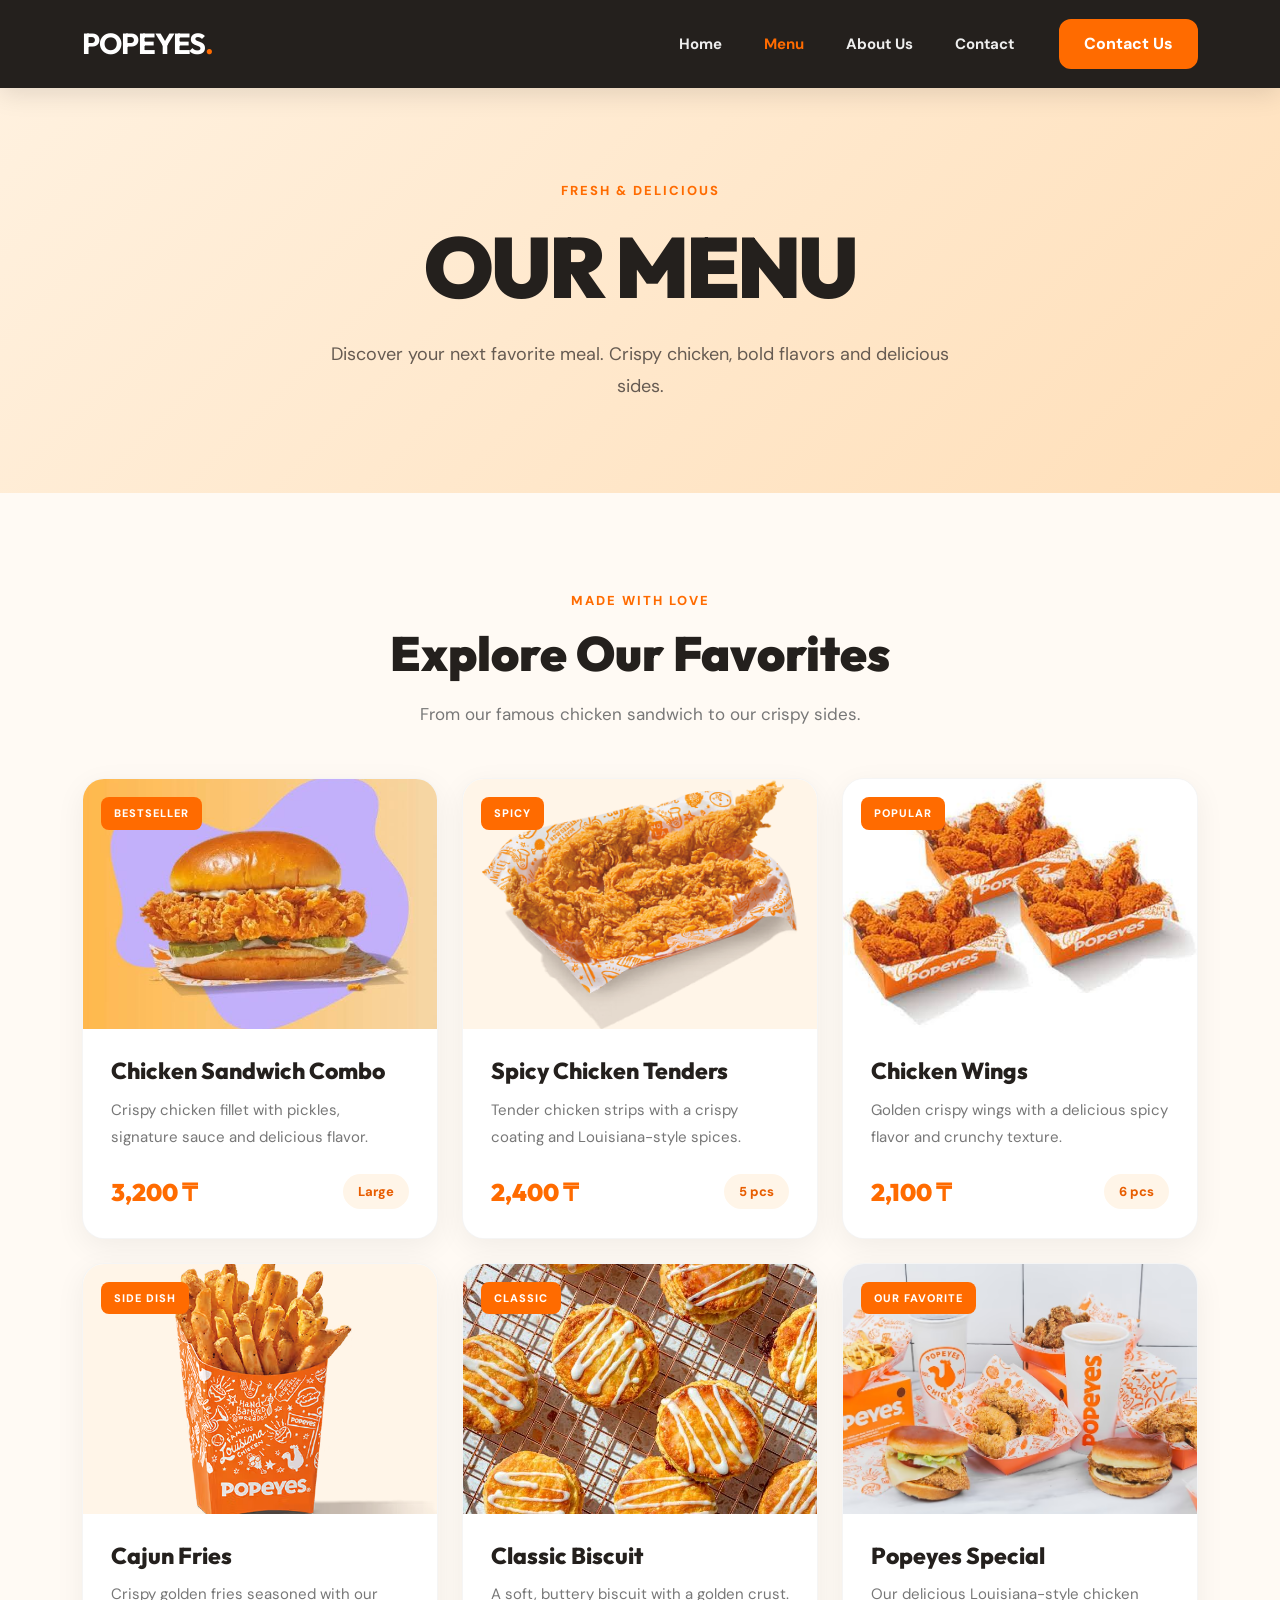
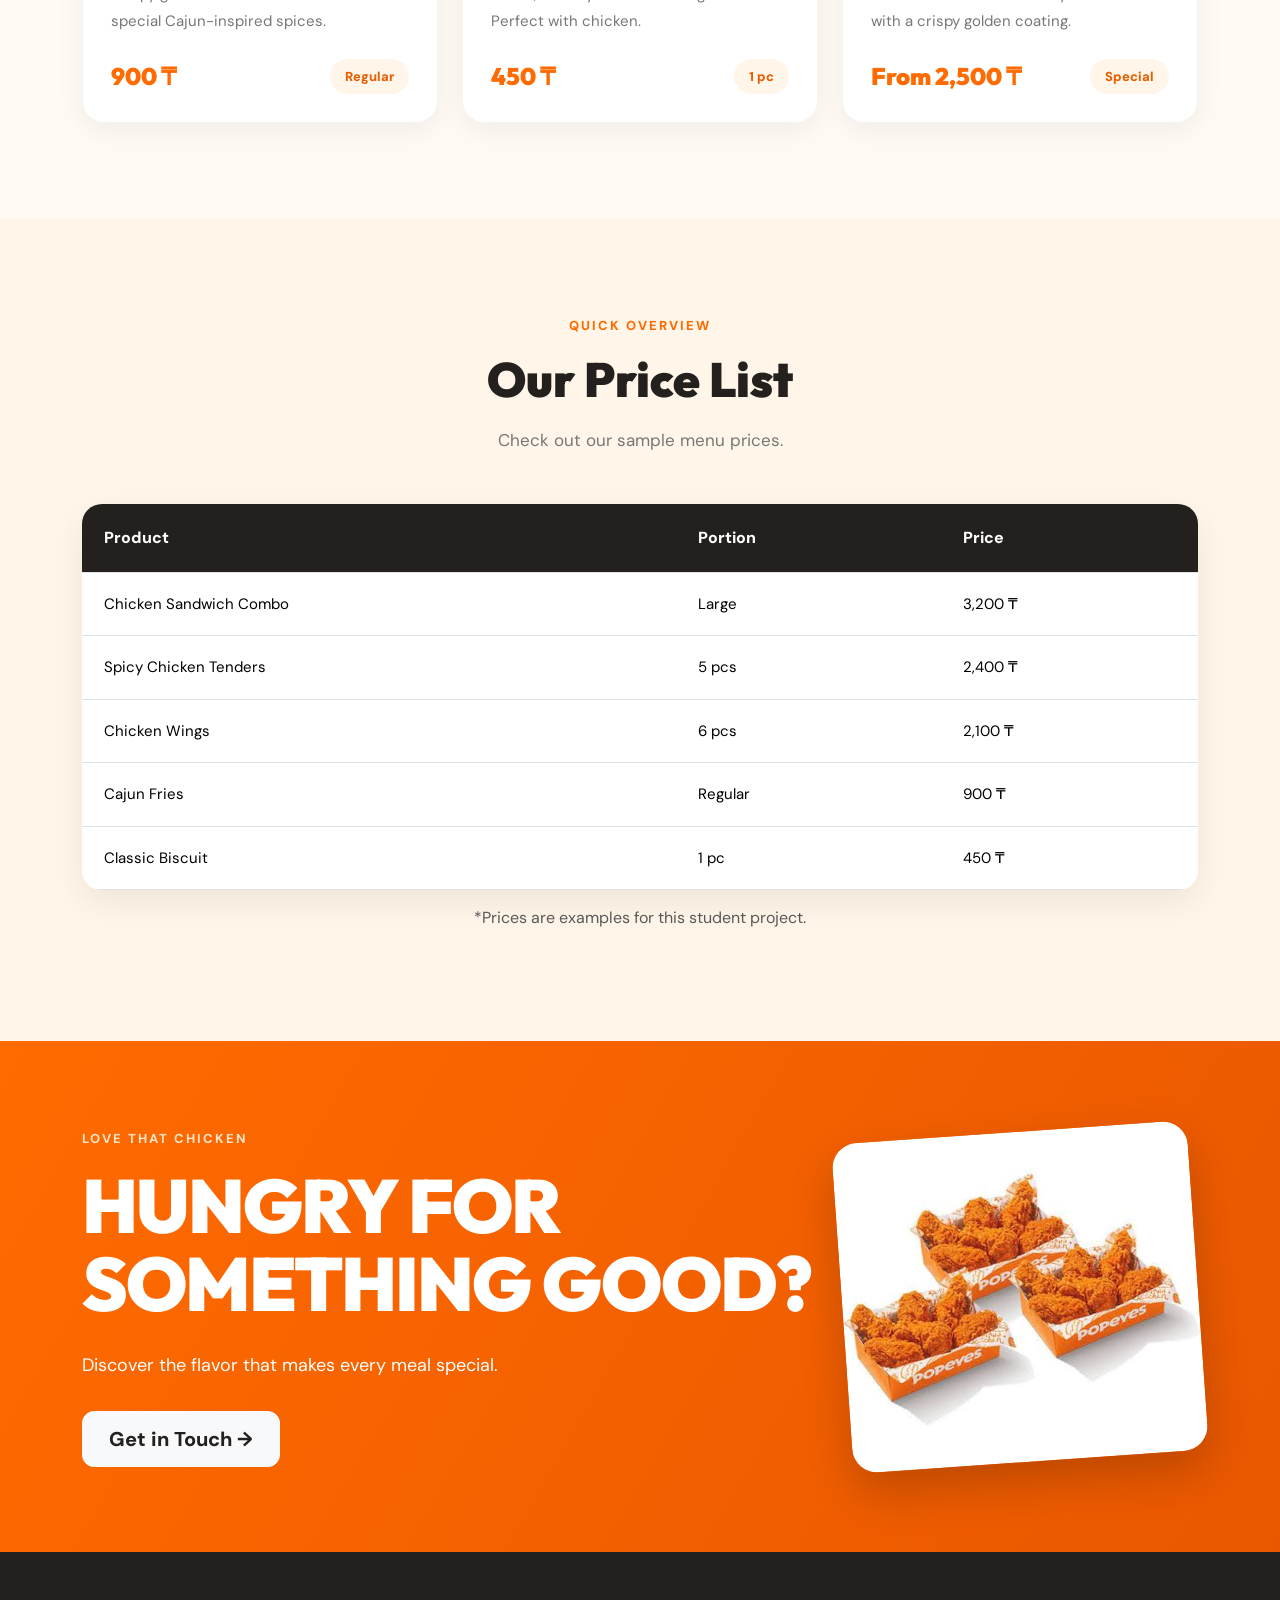
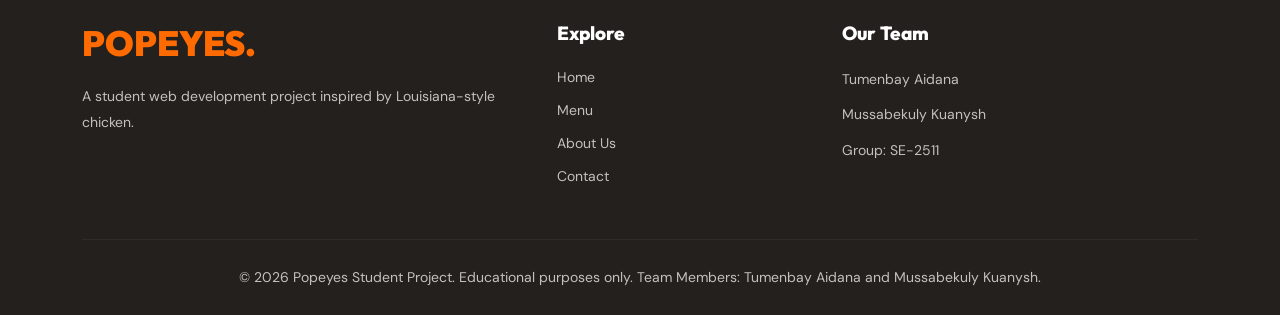
<file: menu.html>
<!DOCTYPE html>
<html lang="en">
<head>
    <meta charset="UTF-8">
    <meta name="viewport" content="width=device-width, initial-scale=1.0">
    <title>Popeyes | Our Menu</title>

    <link href="https://cdn.jsdelivr.net/npm/bootstrap@5.3.0/dist/css/bootstrap.min.css" rel="stylesheet">
    <link rel="stylesheet" href="css/style.css">
</head>
<body>

<!-- NAVBAR -->
<nav class="navbar navbar-expand-lg navbar-dark sticky-top">
    <div class="container">
        <a class="navbar-brand fw-bold" href="index.html">
            POPEYES<span class="brand-dot">.</span>
        </a>

        <button class="navbar-toggler" type="button"
                data-bs-toggle="collapse"
                data-bs-target="#navbarNav"
                aria-controls="navbarNav"
                aria-expanded="false"
                aria-label="Toggle navigation">
            <span class="navbar-toggler-icon"></span>
        </button>

        <div class="collapse navbar-collapse justify-content-end" id="navbarNav">
            <ul class="navbar-nav align-items-lg-center gap-lg-3">
                <li class="nav-item">
                    <a class="nav-link" href="index.html">Home</a>
                </li>
                <li class="nav-item">
                    <a class="nav-link active" href="menu.html">Menu</a>
                </li>
                <li class="nav-item">
                    <a class="nav-link" href="about.html">About Us</a>
                </li>
                <li class="nav-item">
                    <a class="nav-link" href="contact.html">Contact</a>
                </li>
                <li class="nav-item">
                    <a class="btn btn-orange ms-lg-3" href="contact.html">
                        Contact Us
                    </a>
                </li>
            </ul>
        </div>
    </div>
</nav>

<!-- PAGE HEADER -->
<section class="page-header">
    <div class="container text-center">
        <span class="section-label">FRESH & DELICIOUS</span>
        <h1 class="page-title">OUR MENU</h1>
        <p>
            Discover your next favorite meal.
            Crispy chicken, bold flavors and delicious sides.
        </p>
    </div>
</section>

<!-- MENU SECTION -->
<section class="section-padding">
    <div class="container">

        <div class="text-center mb-5">
            <span class="section-label">MADE WITH LOVE</span>
            <h2 class="section-title">Explore Our Favorites</h2>
            <p class="section-description">
                From our famous chicken sandwich to our crispy sides.
            </p>
        </div>

        <div class="row g-4">

            <!-- PRODUCT 1 -->
            <div class="col-lg-4 col-md-6">
                <div class="food-card">
                    <div class="food-image-box">
                        <span class="food-tag">BESTSELLER</span>
                        <img src="images/sandwich.avif"
                             alt="Chicken Sandwich Combo">
                    </div>

                    <div class="food-card-body">
                        <h3>Chicken Sandwich Combo</h3>
                        <p>
                            Crispy chicken fillet with pickles,
                            signature sauce and delicious flavor.
                        </p>

                        <div class="food-card-bottom">
                            <span class="price">3,200 ₸</span>
                            <span class="menu-portion">Large</span>
                        </div>
                    </div>
                </div>
            </div>

            <!-- PRODUCT 2 -->
            <div class="col-lg-4 col-md-6">
                <div class="food-card">
                    <div class="food-image-box">
                        <span class="food-tag">SPICY</span>
                        <img src="images/tenders.avif"
                             alt="Spicy Chicken Tenders">
                    </div>

                    <div class="food-card-body">
                        <h3>Spicy Chicken Tenders</h3>
                        <p>
                            Tender chicken strips with a crispy
                            coating and Louisiana-style spices.
                        </p>

                        <div class="food-card-bottom">
                            <span class="price">2,400 ₸</span>
                            <span class="menu-portion">5 pcs</span>
                        </div>
                    </div>
                </div>
            </div>

            <!-- PRODUCT 3 -->
            <div class="col-lg-4 col-md-6">
                <div class="food-card">
                    <div class="food-image-box">
                        <span class="food-tag">POPULAR</span>
                        <img src="images/wings.avif"
                             alt="Chicken Wings">
                    </div>

                    <div class="food-card-body">
                        <h3>Chicken Wings</h3>
                        <p>
                            Golden crispy wings with a delicious
                            spicy flavor and crunchy texture.
                        </p>

                        <div class="food-card-bottom">
                            <span class="price">2,100 ₸</span>
                            <span class="menu-portion">6 pcs</span>
                        </div>
                    </div>
                </div>
            </div>

            <!-- PRODUCT 4 -->
            <div class="col-lg-4 col-md-6">
                <div class="food-card">
                    <div class="food-image-box">
                        <span class="food-tag">SIDE DISH</span>
                        <img src="images/fries.avif"
                             alt="Cajun Fries">
                    </div>

                    <div class="food-card-body">
                        <h3>Cajun Fries</h3>
                        <p>
                            Crispy golden fries seasoned with
                            our special Cajun-inspired spices.
                        </p>

                        <div class="food-card-bottom">
                            <span class="price">900 ₸</span>
                            <span class="menu-portion">Regular</span>
                        </div>
                    </div>
                </div>
            </div>

            <!-- PRODUCT 5 -->
            <div class="col-lg-4 col-md-6">
                <div class="food-card">
                    <div class="food-image-box">
                        <span class="food-tag">CLASSIC</span>
                        <img src="images/biscuit.avif"
                             alt="Classic Biscuit">
                    </div>

                    <div class="food-card-body">
                        <h3>Classic Biscuit</h3>
                        <p>
                            A soft, buttery biscuit with a
                            golden crust. Perfect with chicken.
                        </p>

                        <div class="food-card-bottom">
                            <span class="price">450 ₸</span>
                            <span class="menu-portion">1 pc</span>
                        </div>
                    </div>
                </div>
            </div>

            <!-- PRODUCT 6 -->
            <div class="col-lg-4 col-md-6">
                <div class="food-card">
                    <div class="food-image-box">
                        <span class="food-tag">OUR FAVORITE</span>
                        <img src="images/pop.avif"
                             alt="Popeyes Special Chicken">
                    </div>

                    <div class="food-card-body">
                        <h3>Popeyes Special</h3>
                        <p>
                            Our delicious Louisiana-style
                            chicken with a crispy golden coating.
                        </p>

                        <div class="food-card-bottom">
                            <span class="price">From 2,500 ₸</span>
                            <span class="menu-portion">Special</span>
                        </div>
                    </div>
                </div>
            </div>

        </div>
    </div>
</section>

<!-- PRICE LIST TABLE -->
<section class="section-padding menu-table-section">
    <div class="container">

        <div class="text-center mb-5">
            <span class="section-label">QUICK OVERVIEW</span>
            <h2 class="section-title">Our Price List</h2>
            <p class="section-description">
                Check out our sample menu prices.
            </p>
        </div>

        <div class="table-responsive menu-table-wrapper">
            <table class="table table-hover align-middle mb-0">
                <thead>
                    <tr>
                        <th>Product</th>
                        <th>Portion</th>
                        <th>Price</th>
                    </tr>
                </thead>
                <tbody>
                    <tr>
                        <td>Chicken Sandwich Combo</td>
                        <td>Large</td>
                        <td>3,200 ₸</td>
                    </tr>
                    <tr>
                        <td>Spicy Chicken Tenders</td>
                        <td>5 pcs</td>
                        <td>2,400 ₸</td>
                    </tr>
                    <tr>
                        <td>Chicken Wings</td>
                        <td>6 pcs</td>
                        <td>2,100 ₸</td>
                    </tr>
                    <tr>
                        <td>Cajun Fries</td>
                        <td>Regular</td>
                        <td>900 ₸</td>
                    </tr>
                    <tr>
                        <td>Classic Biscuit</td>
                        <td>1 pc</td>
                        <td>450 ₸</td>
                    </tr>
                </tbody>
            </table>
        </div>

        <p class="text-center text-muted mt-3">
            *Prices are examples for this student project.
        </p>

    </div>
</section>

<!-- CTA SECTION -->
<section class="offer-section">
    <div class="container">
        <div class="row align-items-center g-4">
            <div class="col-lg-8">
                <span class="offer-label">LOVE THAT CHICKEN</span>
                <h2>HUNGRY FOR<br>SOMETHING GOOD?</h2>
                <p>
                    Discover the flavor that makes
                    every meal special.
                </p>
                <a href="contact.html" class="btn btn-light btn-lg">
                    Get in Touch →
                </a>
            </div>

            <div class="col-lg-4 text-center">
                <img src="images/wings.avif"
                     alt="Delicious Chicken Wings"
                     class="img-fluid offer-image">
            </div>
        </div>
    </div>
</section>

<!-- FOOTER -->
<footer class="site-footer">
    <div class="container">
        <div class="row g-4">

            <div class="col-md-5">
                <h3 class="footer-brand">POPEYES.</h3>
                <p>
                    A student web development project
                    inspired by Louisiana-style chicken.
                </p>
            </div>

            <div class="col-md-3">
                <h4>Explore</h4>
                <a href="index.html">Home</a>
                <a href="menu.html">Menu</a>
                <a href="about.html">About Us</a>
                <a href="contact.html">Contact</a>
            </div>

            <div class="col-md-4">
                <h4>Our Team</h4>
                <p>Tumenbay Aidana</p>
                <p>Mussabekuly Kuanysh</p>
                <p>Group: SE-2511</p>
            </div>

        </div>

        <hr>

        <p class="text-center mb-0">
            © 2026 Popeyes Student Project.
            Educational purposes only.
            Team Members: Tumenbay Aidana and Mussabekuly Kuanysh.
        </p>
    </div>
</footer>

<script src="https://cdn.jsdelivr.net/npm/bootstrap@5.3.0/dist/js/bootstrap.bundle.min.js"></script>
<script src="js/script.js"></script>

</body>
</html>
</file>
<file: css/style.css>
/* =========================================
   POPEYES PREMIUM WEBSITE
   MAIN STYLESHEET
========================================= */

@import url('https://fonts.googleapis.com/css2?family=DM+Sans:wght@400;500;600;700;800&family=Outfit:wght@400;500;600;700;800;900&display=swap');

:root {
    --orange: #ff6b00;
    --orange-dark: #e85d00;
    --cream: #fff5e8;
    --dark: #24201d;
    --white: #ffffff;
    --gray: #777777;
    --light: #fffaf4;
    --radius: 22px;
}

* {
    box-sizing: border-box;
}

html {
    scroll-behavior: smooth;
}

body {
    margin: 0;
    padding: 0;
    font-family: 'DM Sans', Arial, sans-serif;
    background-color: var(--light);
    color: var(--dark);
    transition: background-color 0.5s ease;
}

h1, h2, h3, h4, h5, h6 {
    font-family: 'Outfit', Arial, sans-serif;
    font-weight: 800;
}

a {
    text-decoration: none;
}

img {
    max-width: 100%;
}

.section-padding {
    padding: 95px 0;
}

.section-label {
    display: inline-block;
    color: var(--orange);
    font-size: 13px;
    font-weight: 800;
    letter-spacing: 2px;
    text-transform: uppercase;
    margin-bottom: 16px;
}

.section-title {
    font-size: clamp(32px, 4vw, 48px);
    font-weight: 900;
    line-height: 1.15;
    margin-bottom: 18px;
    color: var(--dark);
}

.section-description {
    font-size: 17px;
    color: var(--gray);
    max-width: 650px;
    margin-left: auto;
    margin-right: auto;
    line-height: 1.8;
}

/* =========================================
   NAVBAR
========================================= */

.navbar {
    background-color: var(--dark);
    padding: 17px 0;
    box-shadow: 0 5px 25px rgba(0, 0, 0, 0.12);
}

.navbar-brand {
    font-family: 'Outfit', sans-serif;
    font-size: 29px;
    font-weight: 900;
    color: var(--white) !important;
    letter-spacing: -1px;
}

.brand-dot {
    color: var(--orange);
}

.navbar .nav-link {
    color: #eeeeee;
    font-size: 15px;
    font-weight: 700;
    padding: 10px 13px !important;
    transition: color 0.3s ease;
}

.navbar .nav-link:hover,
.navbar .nav-link.active {
    color: var(--orange) !important;
}

.navbar-toggler {
    border-color: rgba(255, 255, 255, 0.3);
}

/* =========================================
   BUTTONS
========================================= */

.btn-orange {
    background-color: var(--orange);
    color: var(--white);
    border: 2px solid var(--orange);
    border-radius: 12px;
    padding: 11px 23px;
    font-weight: 800;
    transition: all 0.3s ease;
}

.btn-orange:hover {
    background-color: var(--orange-dark);
    border-color: var(--orange-dark);
    color: var(--white);
    transform: translateY(-3px);
    box-shadow: 0 10px 25px rgba(255, 107, 0, 0.25);
}

.btn-outline-dark {
    border-radius: 12px;
    padding: 11px 23px;
    font-weight: 800;
    transition: all 0.3s ease;
}

.btn-outline-dark:hover {
    transform: translateY(-3px);
}

.btn-light {
    border-radius: 12px;
    padding: 12px 26px;
    font-weight: 800;
    color: var(--dark);
}

.btn-light:hover {
    background-color: var(--cream);
    color: var(--orange);
}

/* =========================================
   HERO SECTION
========================================= */

.hero-section {
    background: linear-gradient(
        135deg,
        #fff6e9 0%,
        #ffe7c8 100%
    );
    padding: 105px 0 110px;
    overflow: hidden;
}

.hero-title {
    font-size: clamp(55px, 7vw, 100px);
    font-weight: 900;
    line-height: 0.98;
    letter-spacing: -4px;
    margin-bottom: 30px;
    color: var(--dark);
}

.hero-title span {
    color: var(--orange);
}

.hero-description {
    font-size: 19px;
    line-height: 1.9;
    color: #665b52;
    max-width: 530px;
    margin-bottom: 35px;
}

.hero-image-wrapper {
    position: relative;
    padding: 35px;
}

.hero-circle {
    position: absolute;
    width: 90%;
    aspect-ratio: 1;
    background-color: var(--orange);
    border-radius: 50%;
    top: 5%;
    left: 5%;
    opacity: 0.15;
}

.hero-image {
    position: relative;
    z-index: 2;
    width: 100%;
    max-height: 500px;
    object-fit: cover;
    border-radius: 35px;
    box-shadow: 0 25px 65px rgba(90, 48, 12, 0.22);
    animation: floatImage 5s ease-in-out infinite;
}

@keyframes floatImage {
    0%, 100% {
        transform: translateY(0);
    }

    50% {
        transform: translateY(-13px);
    }
}

.floating-badge {
    position: absolute;
    z-index: 3;
    bottom: 15px;
    left: 0;
    background-color: var(--white);
    padding: 15px 22px;
    border-radius: 15px;
    font-weight: 800;
    box-shadow: 0 12px 35px rgba(0, 0, 0, 0.13);
}

.hero-stats {
    display: flex;
    gap: 35px;
    flex-wrap: wrap;
    margin-top: 45px;
}

.hero-stats div {
    display: flex;
    flex-direction: column;
}

.hero-stats strong {
    font-family: 'Outfit', sans-serif;
    font-size: 27px;
    font-weight: 900;
    color: var(--dark);
}

.hero-stats span {
    color: var(--gray);
    font-size: 13px;
}

/* =========================================
   FOOD CARDS
========================================= */

.food-card {
    background-color: var(--white);
    border-radius: var(--radius);
    overflow: hidden;
    height: 100%;
    box-shadow: 0 8px 30px rgba(0, 0, 0, 0.06);
    transition: all 0.35s ease;
    border: 1px solid rgba(0, 0, 0, 0.04);
}

.food-card:hover {
    transform: translateY(-10px);
    box-shadow: 0 22px 50px rgba(0, 0, 0, 0.12);
}

.food-image-box {
    position: relative;
    height: 250px;
    overflow: hidden;
    background-color: var(--cream);
}

.food-image-box img {
    width: 100%;
    height: 100%;
    object-fit: cover;
    transition: transform 0.5s ease;
}

.food-card:hover .food-image-box img {
    transform: scale(1.08);
}

.food-tag {
    position: absolute;
    z-index: 2;
    top: 18px;
    left: 18px;
    background-color: var(--orange);
    color: var(--white);
    padding: 8px 13px;
    border-radius: 8px;
    font-size: 11px;
    font-weight: 800;
    letter-spacing: 1px;
}

.food-card-body {
    padding: 28px;
}

.food-card-body h3 {
    font-size: 23px;
    font-weight: 800;
    margin-bottom: 12px;
}

.food-card-body p {
    color: var(--gray);
    font-size: 15px;
    line-height: 1.8;
    min-height: 55px;
}

.food-card-bottom {
    display: flex;
    justify-content: space-between;
    align-items: center;
    gap: 12px;
    flex-wrap: wrap;
    margin-top: 22px;
}

.price {
    color: var(--orange);
    font-size: 24px;
    font-weight: 900;
    font-family: 'Outfit', sans-serif;
}

.menu-portion {
    background-color: var(--cream);
    color: var(--orange-dark);
    padding: 8px 15px;
    border-radius: 20px;
    font-size: 13px;
    font-weight: 800;
}

/* =========================================
   SPECIAL OFFER
========================================= */

.offer-section {
    background: linear-gradient(
        120deg,
        #ff6b00,
        #e95700
    );
    color: var(--white);
    padding: 85px 0;
    overflow: hidden;
}

.offer-label {
    display: inline-block;
    font-size: 13px;
    font-weight: 800;
    letter-spacing: 2px;
    margin-bottom: 18px;
    color: #ffe1c3;
}

.offer-section h2 {
    font-size: clamp(45px, 6vw, 75px);
    font-weight: 900;
    line-height: 1.05;
    letter-spacing: -2px;
    margin-bottom: 25px;
}

.offer-section p {
    font-size: 18px;
    line-height: 1.8;
    max-width: 540px;
    margin-bottom: 30px;
}

.offer-image {
    max-height: 330px;
    width: 100%;
    object-fit: cover;
    border-radius: 25px;
    transform: rotate(-4deg);
    box-shadow: 0 20px 45px rgba(0, 0, 0, 0.2);
    transition: transform 0.4s ease;
}

.offer-image:hover {
    transform: rotate(0deg) scale(1.03);
}

/* =========================================
   CAROUSEL
========================================= */

.gallery-carousel {
    max-width: 950px;
    margin: 0 auto;
    border-radius: 25px;
    overflow: hidden;
    box-shadow: 0 20px 50px rgba(0, 0, 0, 0.13);
}

.gallery-carousel .carousel-item {
    height: 470px;
}

.gallery-carousel .carousel-item img {
    height: 100%;
    object-fit: cover;
}

.gallery-carousel .carousel-control-prev,
.gallery-carousel .carousel-control-next {
    width: 10%;
}

/* =========================================
   PAGE HEADER
========================================= */

.page-header {
    background: linear-gradient(
        135deg,
        #fff1df,
        #ffdfb9
    );
    padding: 90px 0;
}

.page-title {
    font-size: clamp(50px, 7vw, 85px);
    font-weight: 900;
    color: var(--dark);
    letter-spacing: -3px;
    margin-bottom: 20px;
}

.page-header p {
    color: #665b52;
    font-size: 18px;
    max-width: 650px;
    margin: 0 auto;
    line-height: 1.8;
}

/* =========================================
   MENU TABLE
========================================= */

.menu-table-section {
    background-color: var(--cream);
}

.menu-table-wrapper {
    border-radius: 20px;
    overflow: hidden;
    background-color: var(--white);
    box-shadow: 0 12px 35px rgba(0, 0, 0, 0.07);
}

.menu-table-wrapper table {
    margin-bottom: 0;
}

.menu-table-wrapper thead th {
    background-color: var(--dark);
    color: var(--white);
    padding: 22px;
    font-weight: 800;
}

.menu-table-wrapper tbody td {
    padding: 20px 22px;
    font-size: 15px;
}

.menu-table-wrapper tbody tr:hover td {
    background-color: #fff0dd;
}

/* =========================================
   ABOUT PAGE
========================================= */

.about-image-wrapper {
    position: relative;
}

.about-image {
    width: 100%;
    max-height: 480px;
    object-fit: cover;
    border-radius: 30px;
    box-shadow: 0 20px 50px rgba(0, 0, 0, 0.12);
}

.about-text {
    color: #6e6863;
    font-size: 17px;
    line-height: 1.9;
    margin-bottom: 20px;
}

.about-project-section {
    background-color: var(--cream);
}

.feature-card {
    background-color: var(--white);
    padding: 40px 30px;
    border-radius: 22px;
    height: 100%;
    text-align: center;
    box-shadow: 0 8px 30px rgba(0, 0, 0, 0.05);
    transition: transform 0.3s ease;
}

.feature-card:hover {
    transform: translateY(-8px);
}

.feature-icon {
    font-size: 45px;
    margin-bottom: 22px;
}

.feature-card h3 {
    font-size: 23px;
    margin-bottom: 15px;
}

.feature-card p {
    color: var(--gray);
    line-height: 1.8;
    margin-bottom: 0;
}

.team-card {
    background-color: var(--white);
    border-radius: 25px;
    overflow: hidden;
    height: 100%;
    box-shadow: 0 10px 35px rgba(0, 0, 0, 0.07);
    transition: transform 0.3s ease;
}

.team-card:hover {
    transform: translateY(-8px);
}

.team-image-box {
    height: 250px;
    overflow: hidden;
}

.team-image-box img {
    width: 100%;
    height: 100%;
    object-fit: cover;
}

.team-card-body {
    padding: 30px;
}

.team-role {
    color: var(--orange);
    font-size: 12px;
    font-weight: 800;
    letter-spacing: 1.5px;
}

.team-card-body h3 {
    font-size: 26px;
    margin: 13px 0;
}

.team-card-body p {
    color: var(--gray);
    line-height: 1.8;
}

.team-skills {
    display: flex;
    flex-wrap: wrap;
    gap: 9px;
    margin-top: 20px;
}

.team-skills span {
    background-color: var(--cream);
    color: var(--orange-dark);
    padding: 8px 14px;
    border-radius: 20px;
    font-size: 12px;
    font-weight: 800;
}

.technologies-section {
    background-color: var(--cream);
}

.technology-list {
    display: flex;
    justify-content: center;
    flex-wrap: wrap;
    gap: 15px;
}

.technology-list span {
    background-color: var(--white);
    padding: 18px 30px;
    border-radius: 15px;
    font-weight: 800;
    box-shadow: 0 6px 20px rgba(0, 0, 0, 0.05);
}

/* =========================================
   CONTACT PAGE
========================================= */

.contact-info-card {
    display: flex;
    align-items: flex-start;
    gap: 18px;
    margin-top: 25px;
}

.contact-info-icon {
    width: 55px;
    height: 55px;
    min-width: 55px;
    background-color: var(--cream);
    border-radius: 15px;
    display: flex;
    align-items: center;
    justify-content: center;
    font-size: 25px;
}

.contact-info-card h4 {
    font-size: 19px;
    margin-bottom: 7px;
}

.contact-info-card p {
    color: var(--gray);
    line-height: 1.7;
    margin-bottom: 0;
}

.contact-image-wrapper img {
    width: 100%;
    max-height: 280px;
    object-fit: cover;
}

/* =========================================
   FORMS AND VALIDATION
========================================= */

.premium-form-card {
    background-color: var(--white);
    padding: 45px;
    border-radius: 25px;
    box-shadow: 0 15px 50px rgba(0, 0, 0, 0.08);
}

.form-title {
    font-size: 32px;
    font-weight: 900;
    margin-bottom: 20px;
}

.form-label {
    font-weight: 800;
    font-size: 14px;
    margin-bottom: 9px;
}

.form-control,
.form-select {
    border: 2px solid #eaeaea;
    border-radius: 12px;
    padding: 13px 16px;
    font-size: 15px;
    background-color: #fffdfb;
    transition: all 0.3s ease;
}

.form-control:focus,
.form-select:focus {
    border-color: var(--orange);
    box-shadow: 0 0 0 4px rgba(255, 107, 0, 0.12);
    outline: none;
}

.form-control.input-error,
.form-select.input-error {
    border-color: #dc3545;
    background-color: #fff8f8;
}

.error-message {
    display: block;
    color: #dc3545;
    font-size: 13px;
    margin-top: 6px;
    min-height: 2px;
}

.success-message {
    color: #198754;
    font-size: 15px;
    font-weight: 700;
    margin-bottom: 15px;
}

.registration-section {
    background-color: var(--cream);
}

/* =========================================
   FAQ ACCORDION - TASK 2
========================================= */

.faq-section {
    background-color: var(--cream);
}

.faq-container {
    max-width: 850px;
    margin: 0 auto;
}

.faq-item {
    background-color: var(--white);
    border-radius: 16px;
    margin-bottom: 15px;
    overflow: hidden;
    box-shadow: 0 5px 20px rgba(0, 0, 0, 0.04);
}

.faq-question {
    width: 100%;
    border: none;
    background: transparent;
    text-align: left;
    padding: 24px 28px;
    font-size: 17px;
    font-weight: 800;
    color: var(--dark);
    display: flex;
    justify-content: space-between;
    align-items: center;
    gap: 15px;
    cursor: pointer;
}

.faq-question:hover {
    color: var(--orange);
}

.faq-icon {
    font-size: 28px;
    color: var(--orange);
    font-weight: 400;
    transition: transform 0.3s ease;
}

.faq-item.active .faq-icon {
    transform: rotate(45deg);
}

.faq-answer {
    display: grid;
    grid-template-rows: 0fr;
    transition: grid-template-rows 0.35s ease;
}

.faq-item.active .faq-answer {
    grid-template-rows: 1fr;
}

.faq-answer-content {
    overflow: hidden;
    min-height: 0;
    color: var(--gray);
    line-height: 1.8;
    padding: 0 28px;
}

.faq-item.active .faq-answer-content {
    padding-bottom: 24px;
}

/* =========================================
   POPUP - TASK 3
========================================= */

.popup-overlay {
    display: none;
    position: fixed;
    inset: 0;
    background-color: rgba(0, 0, 0, 0.65);
    z-index: 2000;
    align-items: center;
    justify-content: center;
    padding: 20px;
}

.popup-overlay.show {
    display: flex;
}

.popup-box {
    position: relative;
    background-color: var(--white);
    border-radius: 25px;
    padding: 45px;
    width: 100%;
    max-width: 500px;
    max-height: 90vh;
    overflow-y: auto;
    animation: popupAppear 0.3s ease;
}

@keyframes popupAppear {
    from {
        opacity: 0;
        transform: translateY(25px) scale(0.95);
    }

    to {
        opacity: 1;
        transform: translateY(0) scale(1);
    }
}

.popup-close {
    position: absolute;
    top: 15px;
    right: 20px;
    border: none;
    background: transparent;
    color: var(--dark);
    font-size: 35px;
    line-height: 1;
    cursor: pointer;
}

.popup-close:hover {
    color: var(--orange);
}

.form-message {
    font-size: 14px;
    font-weight: 700;
}

/* =========================================
   DATE AND TIME - TASK 5
========================================= */

.time-section {
    background-color: var(--cream);
    padding: 85px 0;
}

.time-card {
    background-color: var(--white);
    max-width: 550px;
    margin: 30px auto 0;
    padding: 35px;
    border-radius: 25px;
    box-shadow: 0 12px 35px rgba(0, 0, 0, 0.07);
}

#currentDate {
    font-size: 20px;
    color: var(--gray);
    font-weight: 700;
    margin-bottom: 12px;
}

#currentTime {
    font-family: 'Outfit', sans-serif;
    font-size: clamp(38px, 6vw, 60px);
    font-weight: 900;
    color: var(--orange);
}

/* =========================================
   FOOTER
========================================= */

.site-footer {
    background-color: var(--dark);
    color: var(--white);
    padding: 70px 0 25px;
}

.footer-brand {
    font-size: 35px;
    font-weight: 900;
    color: var(--orange);
    margin-bottom: 20px;
}

.site-footer h4 {
    font-size: 19px;
    margin-bottom: 22px;
}

.site-footer p {
    color: #c4c0bd;
    font-size: 14px;
    line-height: 1.8;
    margin-bottom: 10px;
}

.site-footer a {
    display: block;
    color: #c4c0bd;
    font-size: 14px;
    margin-bottom: 12px;
    transition: color 0.3s ease;
}

.site-footer a:hover {
    color: var(--orange);
}

.site-footer hr {
    border-color: rgba(255, 255, 255, 0.2);
    margin: 40px 0 25px;
}

/* =========================================
   RESPONSIVE DESIGN
========================================= */

@media (max-width: 991px) {
    .hero-section {
        padding: 70px 0;
    }

    .hero-title {
        letter-spacing: -2px;
    }

    .hero-image-wrapper {
        max-width: 600px;
        margin: 0 auto;
    }

    .section-padding {
        padding: 70px 0;
    }

    .offer-section {
        padding: 65px 0;
    }

    .navbar .btn-orange {
        margin-top: 10px;
    }
}

@media (max-width: 767px) {
    .hero-title {
        font-size: 58px;
    }

    .hero-description {
        font-size: 16px;
    }

    .hero-stats {
        gap: 25px;
    }

    .food-image-box {
        height: 230px;
    }

    .gallery-carousel .carousel-item {
        height: 300px;
    }

    .premium-form-card {
        padding: 25px;
    }

    .popup-box {
        padding: 35px 22px;
    }

    .page-header {
        padding: 65px 0;
    }

    .page-title {
        letter-spacing: -1px;
    }

    .faq-question {
        font-size: 15px;
        padding: 20px;
    }

    .faq-answer-content {
        padding-left: 20px;
        padding-right: 20px;
    }

    .offer-image {
        max-height: 250px;
    }
}

@media (max-width: 480px) {
    .hero-title {
        font-size: 48px;
    }

    .section-title {
        font-size: 31px;
    }

    .hero-stats strong {
        font-size: 23px;
    }

    .food-card-body {
        padding: 22px;
    }

    .food-card-bottom {
        align-items: flex-start;
    }

    .gallery-carousel .carousel-item {
        height: 230px;
    }

    .time-card {
        padding: 25px 15px;
    }
}

@media (prefers-reduced-motion: reduce) {
    *,
    *::before,
    *::after {
        animation-duration: 0.01ms !important;
        transition-duration: 0.01ms !important;
        scroll-behavior: auto !important;
    }
}
</file>
